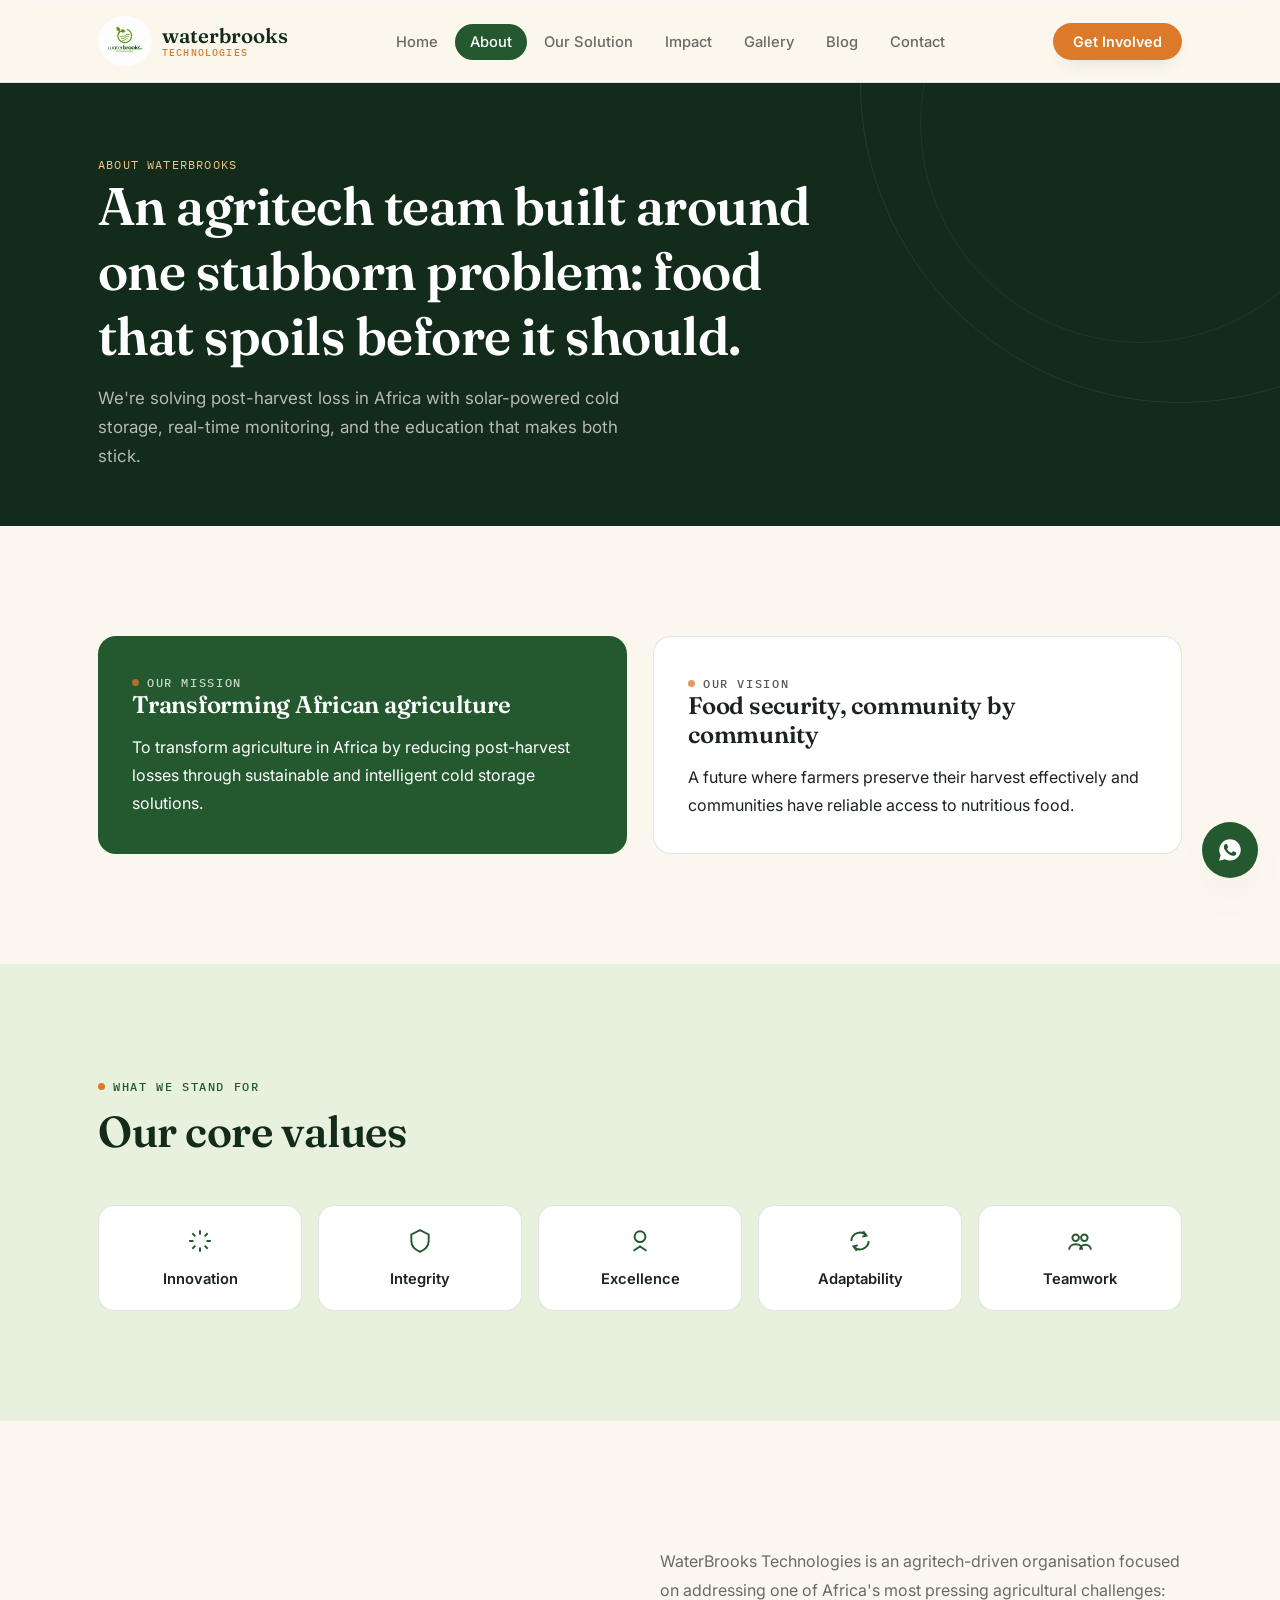
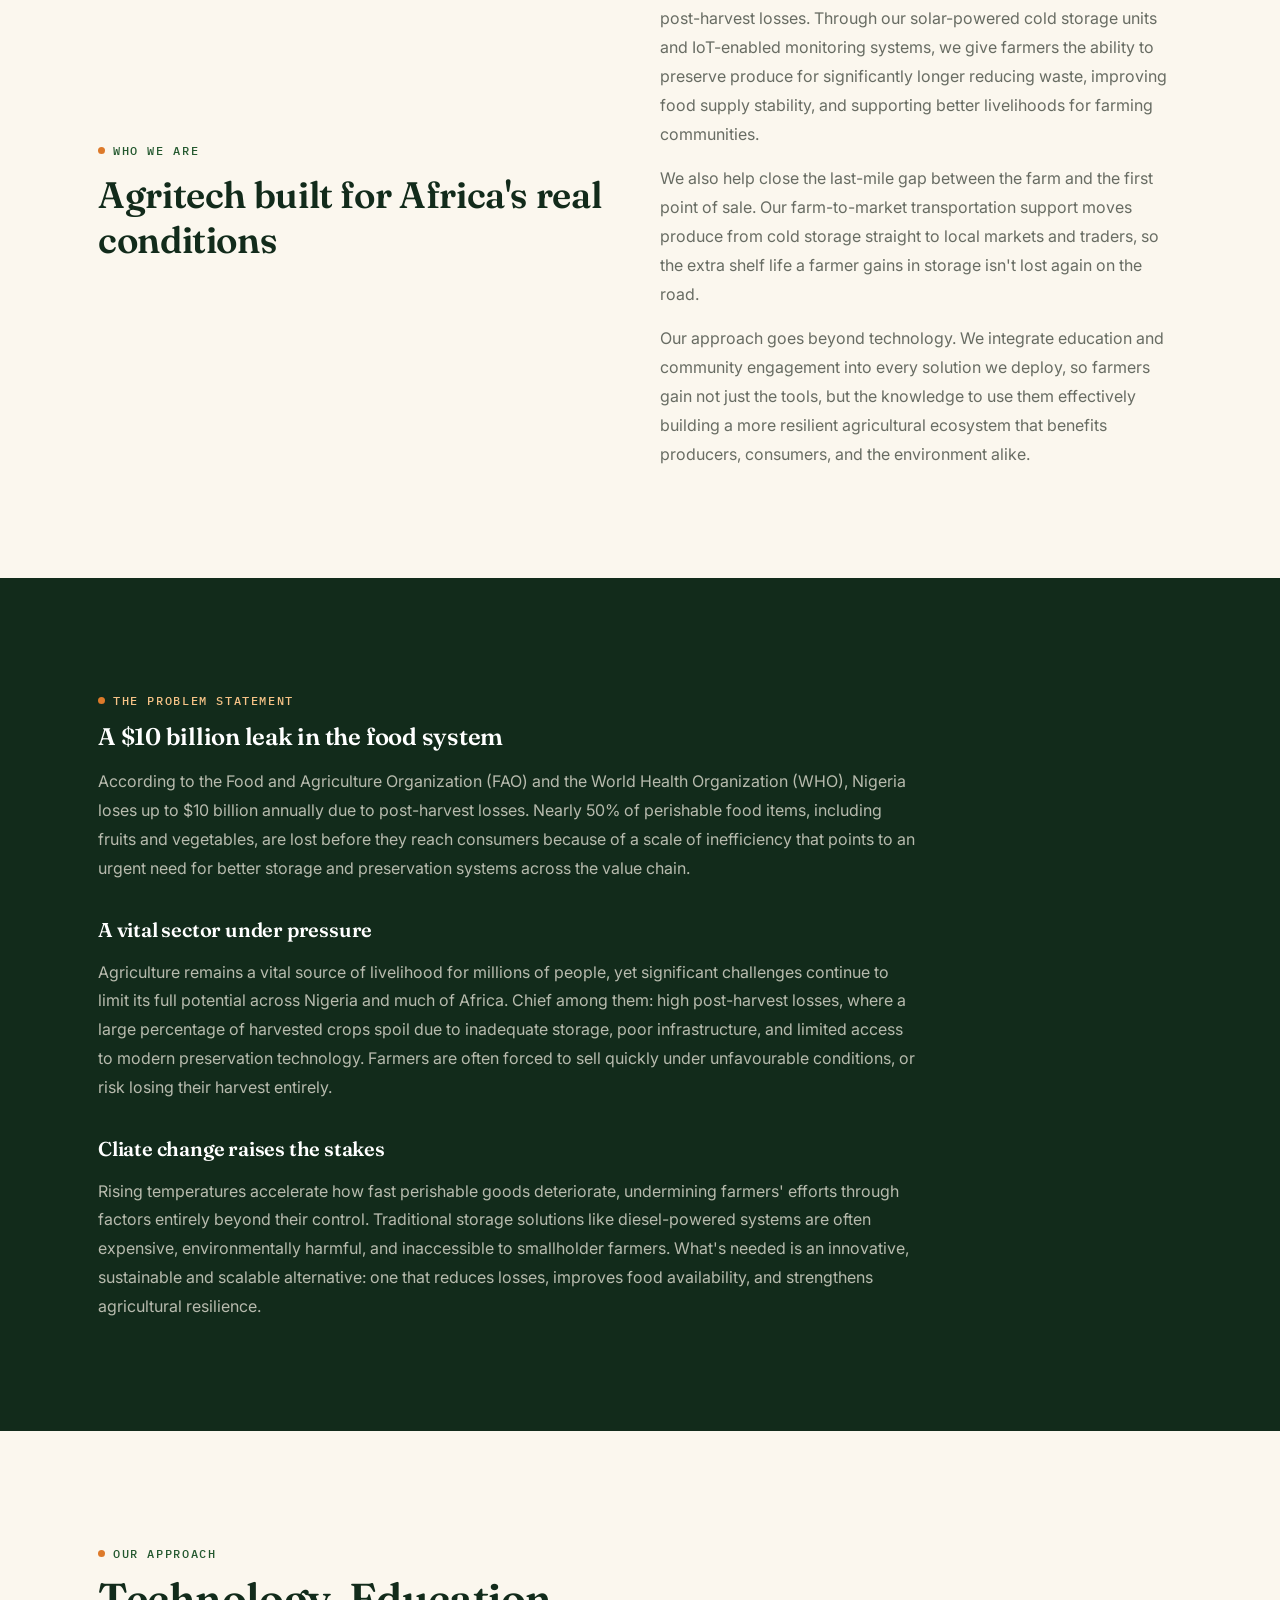
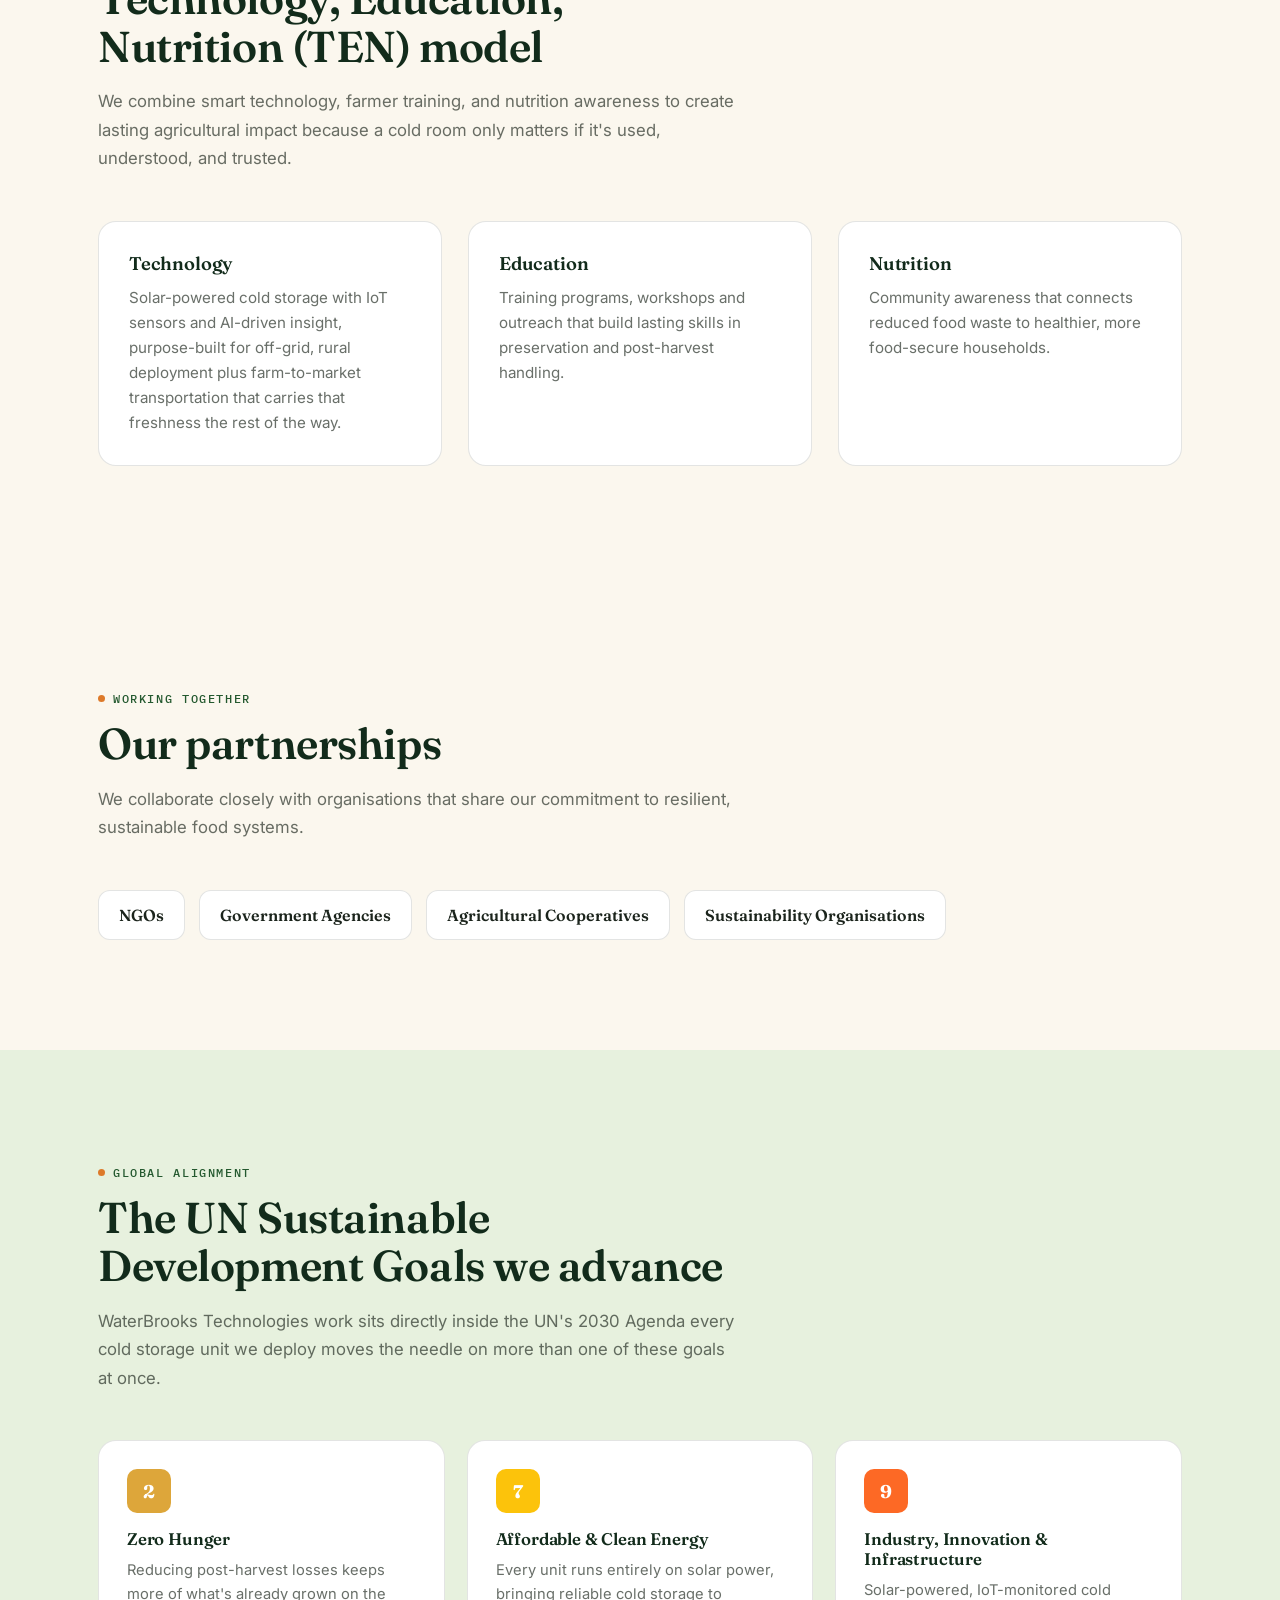
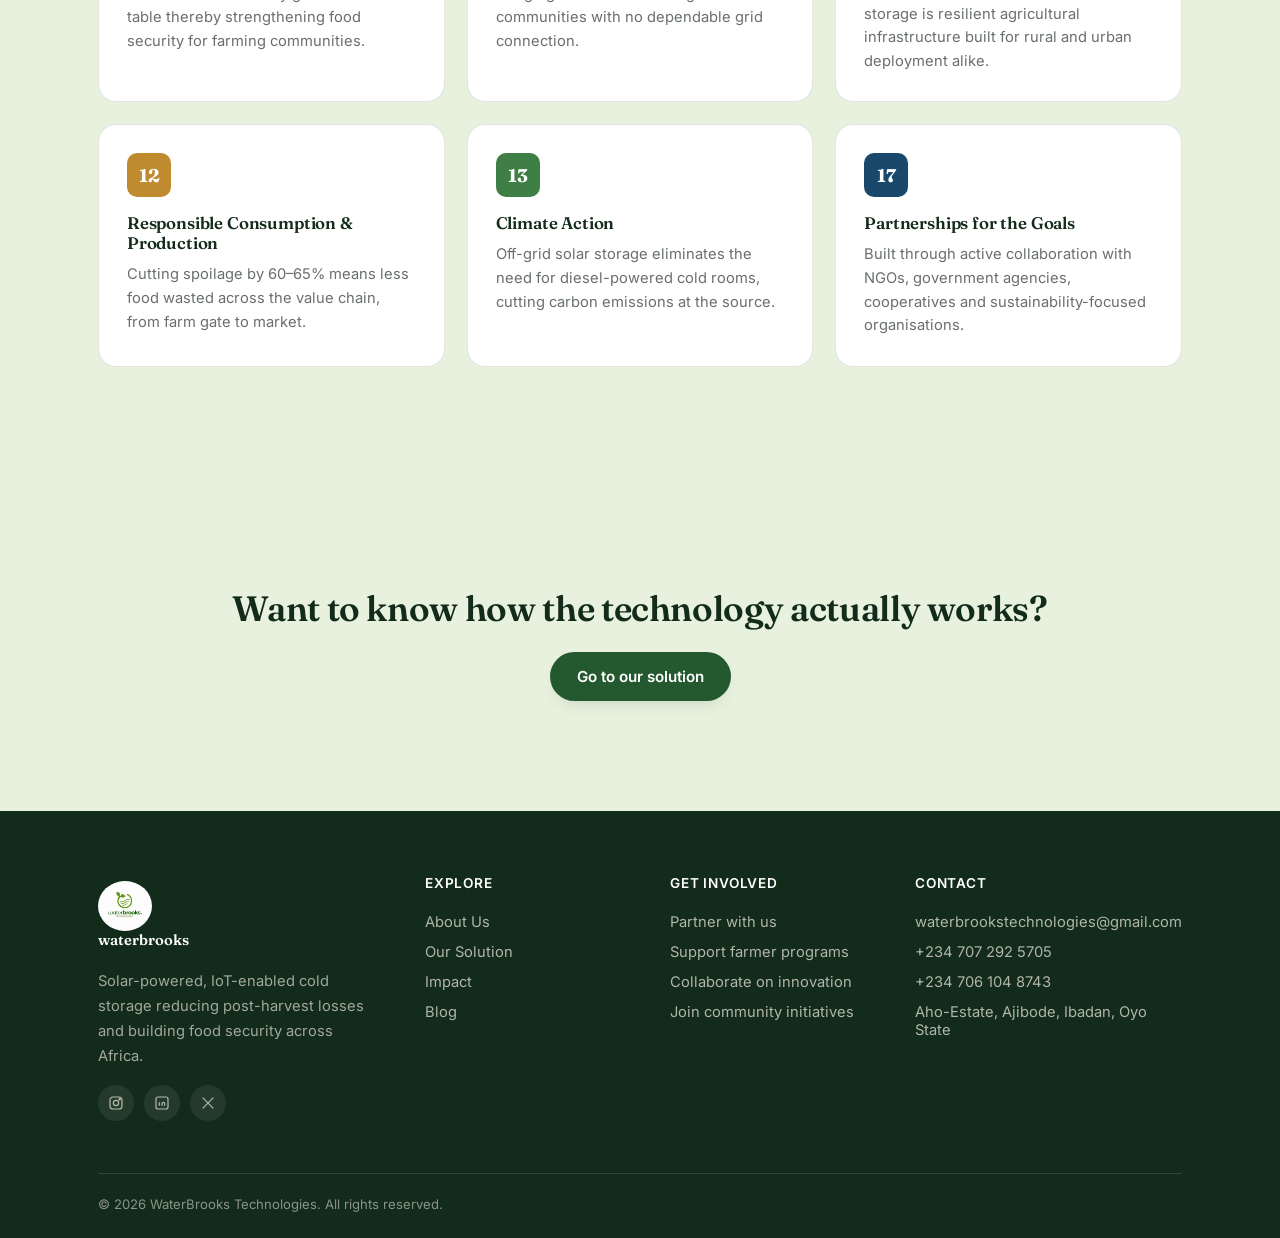
<file: about.html>
<!doctype html>
<html lang="en">
<head>
<meta charset="UTF-8">
<meta name="viewport" content="width=device-width, initial-scale=1.0">
<title>About Us — WaterBrooks Technologies</title>
<meta name="description" content="WaterBrooks Technologies is an agritech organisation reducing post-harvest losses across Africa through solar-powered cold storage, education and nutrition programs.">
<link rel="stylesheet" href="assets/css/style.css">
<link rel="icon" type="image/png" href="assets/img/favicon.png">
<style>
  .values-grid{ display:grid; grid-template-columns:repeat(5,1fr); gap:16px; }
  .value-chip{ background:var(--paper); border:1px solid var(--line); border-radius:16px; padding:22px 16px; text-align:center; }
  .value-chip svg{ width:26px; height:26px; color:var(--forest); margin:0 auto 12px; }
  .value-chip .l{ font-weight:600; font-size:.92rem; }

  .mv-grid{ display:grid; grid-template-columns:1fr 1fr; gap:26px; }
  .mv-card{ border-radius:var(--radius); padding:34px; }
  .mv-card.mission{ background:var(--forest); color:#fff; }
  .mv-card.vision{ background:var(--paper); border:1px solid var(--line); }
  .mv-card h3{ color:inherit; font-size:1.5rem; }
  .mv-card .eyebrow{ color:inherit; opacity:.75; }
  .mv-card p{ margin-top:14px; line-height:1.75; }

  .problem-body{ max-width:820px; }
  .problem-body p{ margin-top:16px; line-height:1.8; color:var(--ink-soft); }
  .problem-body h3{ margin-top:34px; font-size:1.25rem; }

  .team-grid{ display:grid; grid-template-columns:repeat(4,1fr); gap:22px; }
  .team-card{ text-align:center; }
  .team-avatar{ width:100%; aspect-ratio:1; border-radius:20px; background:var(--leaf-light); display:grid; place-items:center; overflow:hidden; }
  .team-avatar svg{ width:44px; height:44px; color:var(--forest); }
  .team-card .n{ margin-top:14px; font-weight:600; font-family:var(--serif); font-size:1.05rem; }
  .team-card .r{ font-family:var(--mono); font-size:.72rem; color:var(--sun); text-transform:uppercase; letter-spacing:.05em; margin-top:2px; }

  .partner-row{ display:flex; flex-wrap:wrap; gap:14px; }
  .partner-chip{ display:flex; align-items:center; gap:10px; background:var(--paper); border:1px solid var(--line); border-radius:12px; padding:14px 20px; font-weight:600; font-family:var(--serif); }

  @media(max-width:940px){ .values-grid{ grid-template-columns:repeat(3,1fr); } .team-grid{ grid-template-columns:1fr 1fr; } .mv-grid{ grid-template-columns:1fr; } }
  @media(max-width:640px){ .values-grid{ grid-template-columns:1fr 1fr; } .team-grid{ grid-template-columns:1fr 1fr; } }
</style>
</head>
<body>

<header class="site-header">
  <nav class="nav">
    <a href="index.html" class="brand">
      <img src="assets/img/20260607_183112.jpg" alt="WaterBrooks Technologies" style="height:50px; width:54px; border-radius:90%; object-fit:cover;">
      <span>waterbrooks<small>Technologies</small></span>
    </a>
    <ul class="nav-links" id="navLinks">
      <li><a href="index.html">Home</a></li>
      <li><a href="about.html" class="active">About</a></li>
      <li><a href="solution.html">Our Solution</a></li>
      <li><a href="impact.html">Impact</a></li>
      <li><a href="gallery.html" class="">Gallery</a></li>
      <li><a href="blog.html">Blog</a></li>
      <li><a href="contact.html">Contact</a></li>
    </ul>
    <div style="display:flex; align-items:center; gap:10px;">
      <a href="contact.html#involved" class="nav-cta">Get Involved</a>
      <button class="nav-toggle" id="navToggle" aria-label="Menu" aria-expanded="false">
        <svg width="20" height="20" viewBox="0 0 24 24" fill="none" stroke="currentColor" stroke-width="2"><path d="M4 7h16M4 12h16M4 17h16"/></svg>
      </button>
    </div>
  </nav>
</header>

<section class="page-hero">
  <div class="wrap">
    <span class="crumb">About WaterBrooks</span>
    <h1>An agritech team built around one stubborn problem: food that spoils before it should.</h1>
    <p>We're solving post-harvest loss in Africa with solar-powered cold storage, real-time monitoring, and the education that makes both stick.</p>
  </div>
</section>

<section>
  <div class="wrap">
    <div class="mv-grid reveal">
      <div class="mv-card mission">
        <span class="eyebrow">Our Mission</span>
        <h3>Transforming African agriculture</h3>
        <p>To transform agriculture in Africa by reducing post-harvest losses through sustainable and intelligent cold storage solutions.</p>
      </div>
      <div class="mv-card vision">
        <span class="eyebrow">Our Vision</span>
        <h3>Food security, community by community</h3>
        <p>A future where farmers preserve their harvest effectively and communities have reliable access to nutritious food.</p>
      </div>
    </div>
  </div>
</section>

<section class="tint">
  <div class="wrap">
    <div class="section-head reveal">
      <span class="eyebrow">What we stand for</span>
      <h2>Our core values</h2>
    </div>
    <div class="values-grid reveal">
      <div class="value-chip"><svg viewBox="0 0 24 24" fill="none" stroke="currentColor" stroke-width="1.8"><path d="M12 2v4M12 18v4M4.9 4.9l2.8 2.8M16.3 16.3l2.8 2.8M2 12h4M18 12h4M4.9 19.1l2.8-2.8M16.3 7.7l2.8-2.8"/></svg><div class="l">Innovation</div></div>
      <div class="value-chip"><svg viewBox="0 0 24 24" fill="none" stroke="currentColor" stroke-width="1.8"><path d="M12 2l8 4v6c0 5-3.5 8-8 10-4.5-2-8-5-8-10V6l8-4Z"/></svg><div class="l">Integrity</div></div>
      <div class="value-chip"><svg viewBox="0 0 24 24" fill="none" stroke="currentColor" stroke-width="1.8"><circle cx="12" cy="8" r="5"/><path d="M6 21l6-4 6 4"/></svg><div class="l">Excellence</div></div>
      <div class="value-chip"><svg viewBox="0 0 24 24" fill="none" stroke="currentColor" stroke-width="1.8"><path d="M4 12a8 8 0 0 1 14-5M20 12a8 8 0 0 1-14 5M15 3l3 4-4 1M9 21l-3-4 4-1"/></svg><div class="l">Adaptability</div></div>
      <div class="value-chip"><svg viewBox="0 0 24 24" fill="none" stroke="currentColor" stroke-width="1.8"><circle cx="8" cy="9" r="3"/><circle cx="16" cy="9" r="3"/><path d="M2 20c0-3 2.5-5 6-5s6 2 6 5M12 20c0-2.5 2-4.5 5-4.5s5 2 5 4.5"/></svg><div class="l">Teamwork</div></div>
    </div>
  </div>
</section>

<section>
  <div class="wrap">
    <div class="grid-2 reveal">
      <div>
        <span class="eyebrow">Who we are</span>
        <h2 style="margin-top:14px; font-size:clamp(1.7rem,3.6vw,2.3rem);">Agritech built for Africa's real conditions</h2>
      </div>
      <div class="problem-body">
        <p>WaterBrooks Technologies is an agritech-driven organisation focused on addressing one of Africa's most pressing agricultural challenges: post-harvest losses. Through our solar-powered cold storage units and IoT-enabled monitoring systems, we give farmers the ability to preserve produce for significantly longer reducing waste, improving food supply stability, and supporting better livelihoods for farming communities.</p>
        <p>We also help close the last-mile gap between the farm and the first point of sale. Our farm-to-market transportation support moves produce from cold storage straight to local markets and traders, so the extra shelf life a farmer gains in storage isn't lost again on the road.</p>
        <p>Our approach goes beyond technology. We integrate education and community engagement into every solution we deploy, so farmers gain not just the tools, but the knowledge to use them effectively building a more resilient agricultural ecosystem that benefits producers, consumers, and the environment alike.</p>
      </div>
    </div>
  </div>
</section>

<section class="dark" id="problem">
  <div class="wrap">
    <span class="eyebrow" style="color:var(--sun-light);">The problem statement</span>
    <div class="problem-body reveal" style="margin-top:14px;">
      <h2 style="max-width:680px;">A $10 billion leak in the food system</h2>
      <p style="color: #EFEBDFBF;">According to the Food and Agriculture Organization (FAO) and the World Health Organization (WHO), Nigeria loses up to $10 billion annually due to post-harvest losses. Nearly 50% of perishable food items, including fruits and vegetables, are lost before they reach consumers because of a scale of inefficiency that points to an urgent need for better storage and preservation systems across the value chain.</p>
      <h3 style="color:white;">A vital sector under pressure</h3>
      <p style="color: #EFEBDFBF;">Agriculture remains a vital source of livelihood for millions of people, yet significant challenges continue to limit its full potential across Nigeria and much of Africa. Chief among them: high post-harvest losses, where a large percentage of harvested crops spoil due to inadequate storage, poor infrastructure, and limited access to modern preservation technology. Farmers are often forced to sell quickly under unfavourable conditions, or risk losing their harvest entirely.</p>
      <h3 style="color: #fff;">Cliate change raises the stakes</h3>
      <p style="color: #EFEBDFBF;">Rising temperatures accelerate how fast perishable goods deteriorate, undermining farmers' efforts through factors entirely beyond their control. Traditional storage solutions like diesel-powered systems are often expensive, environmentally harmful, and inaccessible to smallholder farmers. What's needed is an innovative, sustainable and scalable alternative: one that reduces losses, improves food availability, and strengthens agricultural resilience.</p>
    </div>
  </div>
</section>

<section>
  <div class="wrap">
    <div class="section-head reveal">
      <span class="eyebrow">Our approach</span>
      <h2>Technology, Education, Nutrition (TEN) model</h2>
      <p>We combine smart technology, farmer training, and nutrition awareness to create lasting agricultural impact because a cold room only matters if it's used, understood, and trusted.</p>
    </div>
    <div class="grid-3 reveal">
      <div class="card">
        <h3 style="font-size:1.15rem;">Technology</h3>
        <p style="margin-top:10px; color:var(--ink-soft); font-size:.95rem; line-height:1.65;">Solar-powered cold storage with IoT sensors and AI-driven insight, purpose-built for off-grid, rural deployment plus farm-to-market transportation that carries that freshness the rest of the way.</p>
      </div>
      <div class="card">
        <h3 style="font-size:1.15rem;">Education</h3>
        <p style="margin-top:10px; color:var(--ink-soft); font-size:.95rem; line-height:1.65;">Training programs, workshops and outreach that build lasting skills in preservation and post-harvest handling.</p>
      </div>
      <div class="card">
        <h3 style="font-size:1.15rem;">Nutrition</h3>
        <p style="margin-top:10px; color:var(--ink-soft); font-size:.95rem; line-height:1.65;">Community awareness that connects reduced food waste to healthier, more food-secure households.</p>
      </div>
    </div>
  </div>
</section>
<section>
  <div class="wrap">
    <div class="section-head reveal">
      <span class="eyebrow">Working together</span>
      <h2>Our partnerships</h2>
      <p>We collaborate closely with organisations that share our commitment to resilient, sustainable food systems.</p>
    </div>
    <div class="partner-row reveal">
      <div class="partner-chip">NGOs</div>
      <div class="partner-chip">Government Agencies</div>
      <div class="partner-chip">Agricultural Cooperatives</div>
      <div class="partner-chip">Sustainability Organisations</div>
    </div>
  </div>
</section>


<section class="tint" id="sdgs">
  <div class="wrap">
    <div class="section-head reveal">
      <span class="eyebrow">Global alignment</span>
      <h2>The UN Sustainable Development Goals we advance</h2>
      <p>WaterBrooks Technologies work sits directly inside the UN's 2030 Agenda every cold storage unit we deploy moves the needle on more than one of these goals at once.</p>
    </div>

    <div class="sdg-grid reveal">
      <div class="sdg-card">
        <div class="sdg-badge" style="background:#DDA63A;">2</div>
        <h3>Zero Hunger</h3>
        <p>Reducing post-harvest losses keeps more of what's already grown on the table thereby strengthening food security for farming communities.</p>
      </div>

      <div class="sdg-card">
        <div class="sdg-badge" style="background:#FCC30B;">7</div>
        <h3>Affordable & Clean Energy</h3>
        <p>Every unit runs entirely on solar power, bringing reliable cold storage to communities with no dependable grid connection.</p>
      </div>

      <div class="sdg-card">
        <div class="sdg-badge" style="background:#FD6925;">9</div>
        <h3>Industry, Innovation & Infrastructure</h3>
        <p>Solar-powered, IoT-monitored cold storage is resilient agricultural infrastructure built for rural and urban deployment alike.</p>
      </div>

      <div class="sdg-card">
        <div class="sdg-badge" style="background:#BF8B2E;">12</div>
        <h3>Responsible Consumption & Production</h3>
        <p>Cutting spoilage by 60–65% means less food wasted across the value chain, from farm gate to market.</p>
      </div>

      <div class="sdg-card">
        <div class="sdg-badge" style="background:#3F7E44;">13</div>
        <h3>Climate Action</h3>
        <p>Off-grid solar storage eliminates the need for diesel-powered cold rooms, cutting carbon emissions at the source.</p>
      </div>

      <div class="sdg-card">
        <div class="sdg-badge" style="background:#19486A;">17</div>
        <h3>Partnerships for the Goals</h3>
        <p>Built through active collaboration with NGOs, government agencies, cooperatives and sustainability-focused organisations.</p>
      </div>
    </div>
  </div>
</section>

<style>
  .sdg-grid{ display:grid; grid-template-columns:repeat(3,1fr); gap:22px; }
  .sdg-card{ background:var(--paper); border:1px solid var(--line); border-radius:var(--radius); padding:28px; transition:transform .25s, box-shadow .25s; }
  .sdg-card:hover{ transform:translateY(-5px); box-shadow:var(--shadow); }
  .sdg-badge{
    width:44px; height:44px; border-radius:10px; color:#fff; font-family:var(--serif);
    font-weight:700; font-size:1.15rem; display:grid; place-items:center;
  }
  .sdg-card h3{ margin-top:16px; font-size:1.05rem; }
  .sdg-card p{ margin-top:10px; color:var(--ink-soft); font-size:.92rem; line-height:1.6; }

  @media (max-width:940px){ .sdg-grid{ grid-template-columns:1fr 1fr; } }
  @media (max-width:640px){ .sdg-grid{ grid-template-columns:1fr; } }
</style>

<section class="tint">
  <div class="wrap" style="text-align:center;" class="reveal">
    <h2 style="font-size:clamp(1.6rem,3.4vw,2.2rem);">Want to know how the technology actually works?</h2>
    <a href="solution.html" class="btn btn-primary" style="margin-top:22px;">Go to our solution</a>
  </div>
</section>

<footer class="site-footer">
  <div class="wrap">
    <div class="footer-grid">
      <div class="footer-brand">
        <a href="index.html" class="brand" style="color:#fff;">
          <img src="assets/img/20260607_183112.jpg" alt="WaterBrooks Technologies" style="height:50px; width:54px; border-radius:90%; object-fit:cover;">
          <span>waterbrooks</span>
        </a>
        <p>Solar-powered, IoT-enabled cold storage reducing post-harvest losses and building food security across Africa.</p>
        <div class="social-row">
          <a href="https://www.instagram.com/waterbrooks.technologies?igsh=Zmlxc3o5Nm1zYXJ1&igsi=Zmlxc3o5Nm1zYXJ1" target="_blank" aria-label="Instagram"><svg viewBox="0 0 24 24" fill="none" stroke="currentColor" stroke-width="1.8"><rect x="3" y="3" width="18" height="18" rx="5"/><circle cx="12" cy="12" r="4"/><circle cx="17.5" cy="6.5" r="1"/></svg></a>
          <a href="https://www.linkedin.com/company/waterbrookstechnologies/" target="_blank"  aria-label="LinkedIn"><svg viewBox="0 0 24 24" fill="none" stroke="currentColor" stroke-width="1.8"><rect x="3" y="3" width="18" height="18" rx="3"/><line x1="8" y1="11" x2="8" y2="16"/><line x1="8" y1="8" x2="8" y2="8"/><path d="M12 16v-3a2 2 0 0 1 4 0v3"/></svg></a>
          <a href="https://x.com/Waterbrook51234" aria-label="X / Twitter" target="_blank"><svg viewBox="0 0 24 24" fill="none" stroke="currentColor" stroke-width="1.8"><path d="M4 4l16 16M20 4L4 20"/></svg></a>
        </div>
      </div>
      <div>
        <h4>Explore</h4>
        <a href="about.html">About Us</a>
        <a href="solution.html">Our Solution</a>
        <a href="impact.html">Impact</a>
        <a href="blog.html">Blog</a>
      </div>
      <div>
        <h4>Get Involved</h4>
        <a href="contact.html#involved">Partner with us</a>
        <a href="contact.html#involved">Support farmer programs</a>
        <a href="contact.html#involved">Collaborate on innovation</a>
        <a href="contact.html#involved">Join community initiatives</a>
      </div>
      <div>
        <h4>Contact</h4>
        <a href="mailto:waterbrookstechnologies@gmail.com">waterbrookstechnologies@gmail.com</a>
        <a href="tel:+2347072925705">+234 707 292 5705</a>
        <a href="tel:+2347061048743">+234 706 104 8743</a>
        <a href="#">Aho-Estate, Ajibode, Ibadan, Oyo State</a>
      </div>
    </div>
    <div class="footer-bottom">
      <span>© <span id="year"></span> WaterBrooks Technologies. All rights reserved.</span>
    </div>
  </div>
</footer>

<a class="wa-float" href="https://wa.link/kfqzyn" target="_blank" rel="noopener" aria-label="Chat on WhatsApp">
  <svg viewBox="0 0 24 24" fill="currentColor"><path d="M12.04 2C6.58 2 2.13 6.45 2.13 11.91c0 1.75.46 3.39 1.26 4.81L2 22l5.42-1.35a9.87 9.87 0 0 0 4.62 1.13h.01c5.46 0 9.9-4.45 9.9-9.9C21.96 6.45 17.5 2 12.04 2Zm5.8 14c-.24.67-1.4 1.28-1.94 1.36-.5.08-1.13.11-1.82-.11-.42-.14-.96-.31-1.65-.6-2.9-1.25-4.8-4.16-4.94-4.35-.14-.19-1.18-1.57-1.18-3 0-1.42.75-2.12 1.02-2.41.26-.29.57-.36.76-.36h.55c.18 0 .42-.07.65.5.24.58.8 2 .87 2.14.07.14.12.31.02.5-.09.19-.14.31-.28.48-.14.17-.29.37-.42.5-.14.14-.28.29-.12.57.16.28.71 1.17 1.52 1.9 1.05.94 1.93 1.23 2.21 1.37.28.14.44.12.6-.07.17-.19.7-.81.89-1.09.19-.28.38-.23.64-.14.26.1 1.66.78 1.94.92.28.14.47.21.54.33.07.12.07.68-.17 1.35Z"/></svg>
</a>

<script src="assets/js/main.js"></script>
</body>
</html>
</file>
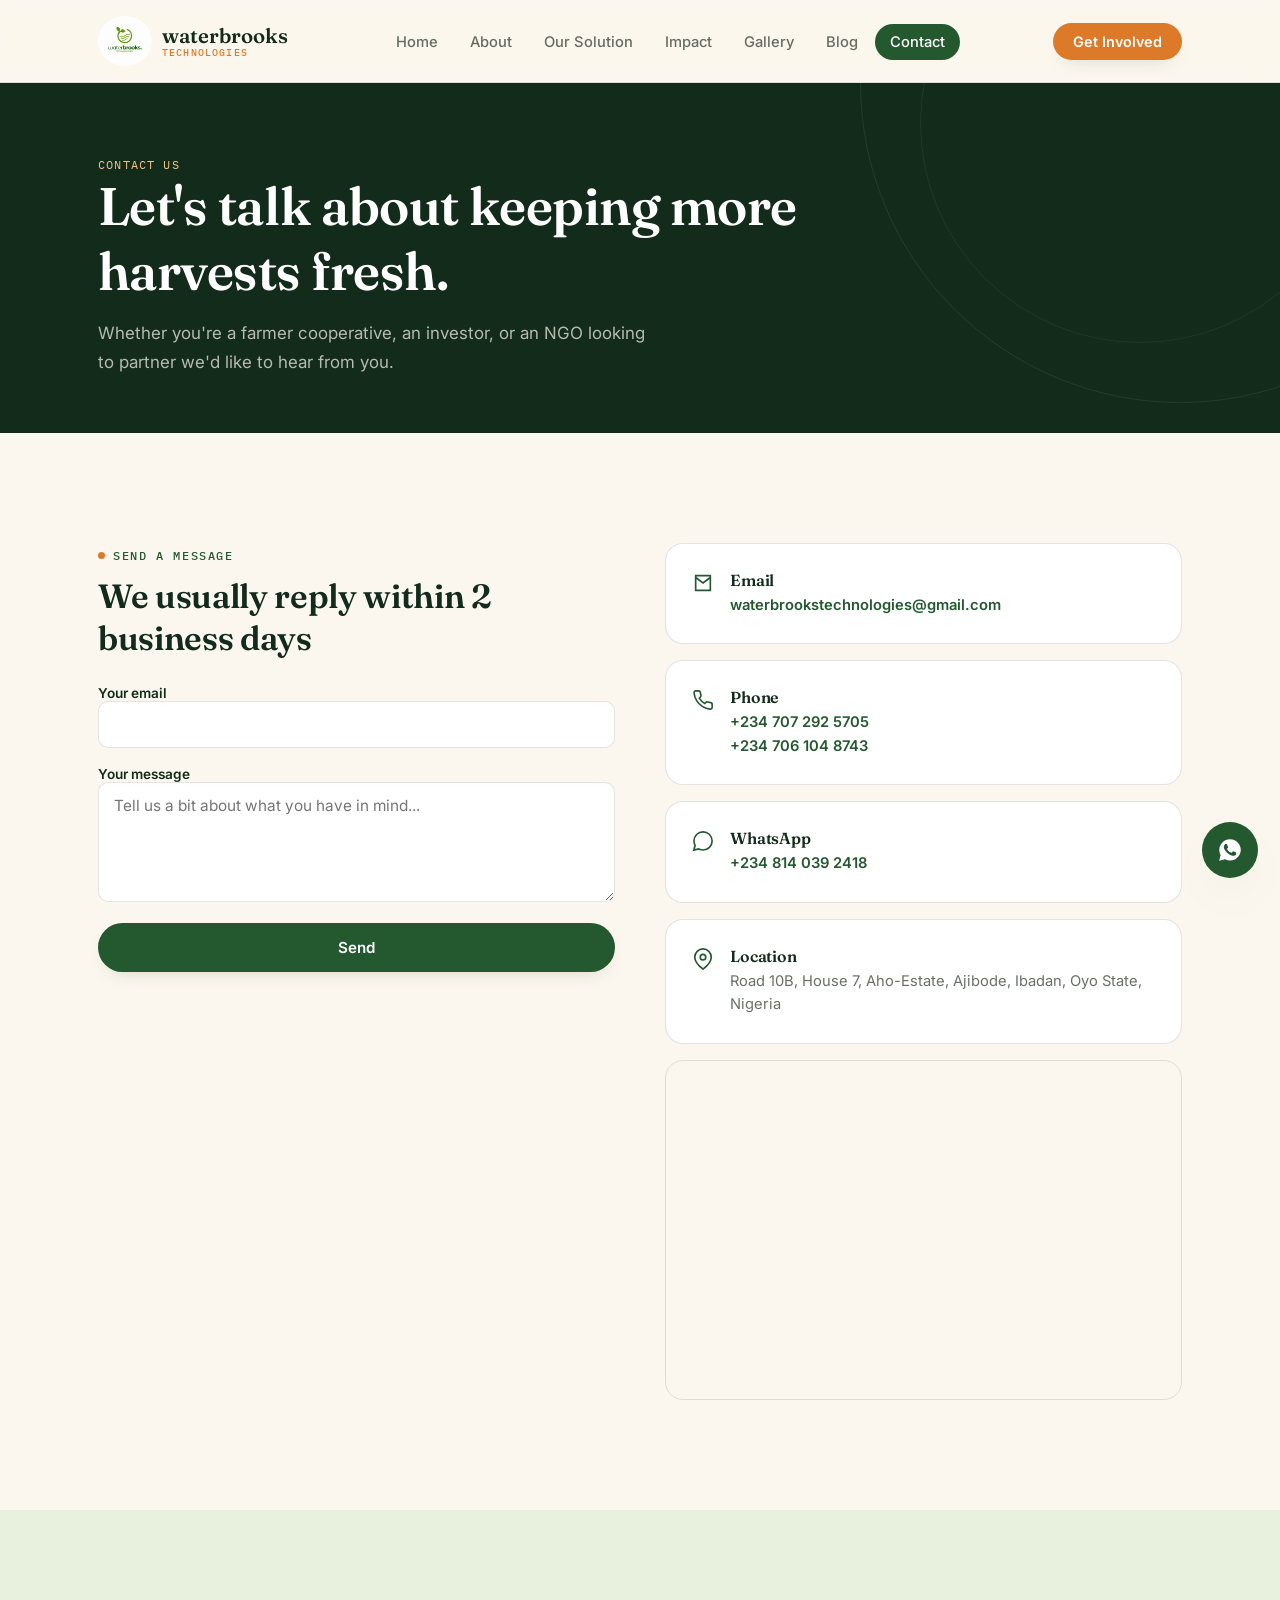
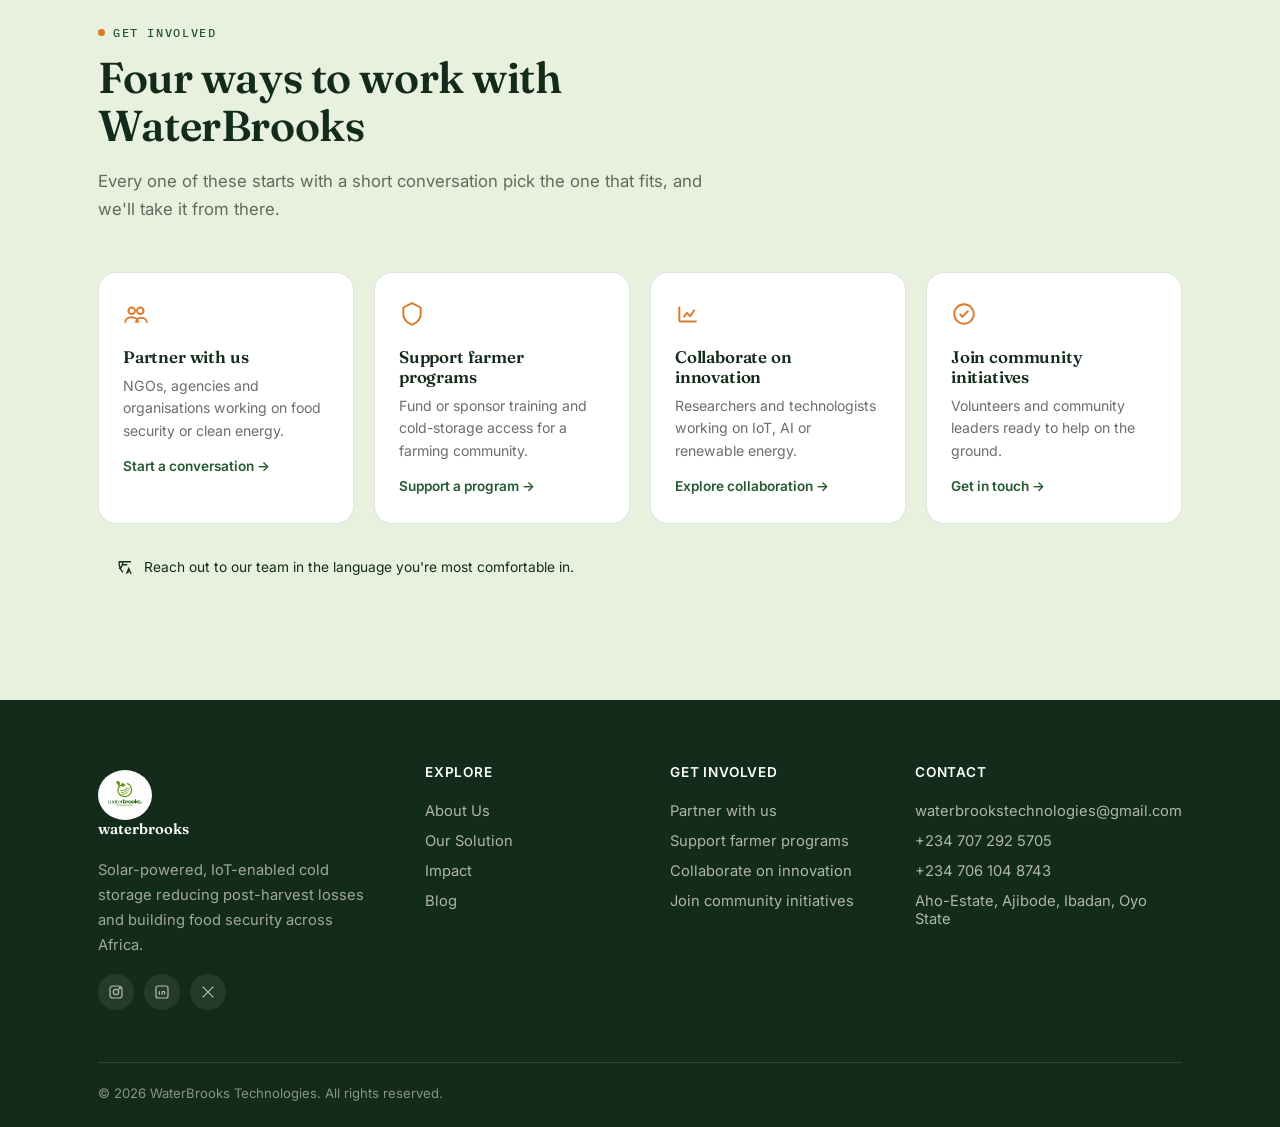
<file: contact.html>
<!doctype html>
<html lang="en">
<head>
<meta charset="UTF-8">
<meta name="viewport" content="width=device-width, initial-scale=1.0">
<title>Contact & Get Involved — WaterBrooks Technologies</title>
<meta name="description" content="Get in touch with WaterBrooks Technologies — partner with us, support a farmer training program, or ask about our solar cold storage solution.">
<link rel="stylesheet" href="assets/css/style.css">
<link rel="icon" type="image/png" href="assets/img/favicon.png">
<style>
  .contact-grid{ display:grid; grid-template-columns:1fr 1fr; gap:50px; }
  .info-card{ background:var(--paper); border:1px solid var(--line); border-radius:var(--radius); padding:26px; display:flex; gap:16px; align-items:flex-start; }
  .info-card svg{ width:22px; height:22px; color:var(--forest); flex-shrink:0; margin-top:2px; }
  .info-card h4{ font-size:1rem; margin-bottom:4px; }
  .info-card p{ color:var(--ink-soft); font-size:.92rem; line-height:1.6; }
  .info-card a{ color:var(--forest); font-weight:600; }

  .involve-grid{ display:grid; grid-template-columns:repeat(4,1fr); gap:20px; }
  .involve-card{ background:var(--paper); border:1px solid var(--line); border-radius:var(--radius); padding:28px 24px; text-align:left; transition:transform .25s, box-shadow .25s; }
  .involve-card:hover{ transform:translateY(-5px); box-shadow:var(--shadow); }
  .involve-card svg{ width:26px; height:26px; color:var(--sun); }
  .involve-card h3{ margin-top:16px; font-size:1.05rem; }
  .involve-card p{ margin-top:8px; font-size:.88rem; color:var(--ink-soft); line-height:1.6; }
  .involve-card .go{ margin-top:16px; display:inline-flex; align-items:center; gap:6px; font-size:.85rem; font-weight:600; color:var(--forest); }

  .map-embed{ border-radius:var(--radius); overflow:hidden; border:1px solid var(--line); height:340px; }
  .map-embed iframe{ width:100%; height:100%; border:0; }

  .lang-note{ display:flex; align-items:center; gap:10px; background:var(--leaf-light); border-radius:12px; padding:14px 18px; font-size:.86rem; color:var(--forest-deep); margin-top:20px; }

  @media(max-width:940px){ .contact-grid{ grid-template-columns:1fr; } .involve-grid{ grid-template-columns:1fr 1fr; } }
  @media(max-width:640px){ .involve-grid{ grid-template-columns:1fr; } }
</style>
</head>
<body>

<header class="site-header">
  <nav class="nav">
    <a href="index.html" class="brand">
      <img src="assets/img/20260607_183112.jpg" alt="WaterBrooks Technologies" style="height:50px; width:54px; border-radius:90%; object-fit:cover;">
      <span>waterbrooks<small>Technologies</small></span>
    </a>
    <ul class="nav-links" id="navLinks">
      <li><a href="index.html">Home</a></li>
      <li><a href="about.html">About</a></li>
      <li><a href="solution.html">Our Solution</a></li>
      <li><a href="impact.html">Impact</a></li>
      <li><a href="gallery.html" class="">Gallery</a></li>
      <li><a href="blog.html">Blog</a></li>
      <li><a href="contact.html" class="active">Contact</a></li>
    </ul>
    <div style="display:flex; align-items:center; gap:10px;">
      <a href="contact.html#involved" class="nav-cta">Get Involved</a>
      <button class="nav-toggle" id="navToggle" aria-label="Menu" aria-expanded="false">
        <svg width="20" height="20" viewBox="0 0 24 24" fill="none" stroke="currentColor" stroke-width="2"><path d="M4 7h16M4 12h16M4 17h16"/></svg>
      </button>
    </div>
  </nav>
</header>

<section class="page-hero">
  <div class="wrap">
    <span class="crumb">Contact Us</span>
    <h1>Let's talk about keeping more harvests fresh.</h1>
    <p>Whether you're a farmer cooperative, an investor, or an NGO looking to partner we'd like to hear from you.</p>
  </div>
</section>

<section>
  <div class="wrap">
    <div class="contact-grid">
      <div class="reveal">
        <span class="eyebrow">Send a message</span>
        <h2 style="margin-top:12px; font-size:clamp(1.6rem,3.4vw,2.1rem);">We usually reply within 2 business days</h2>
        
        <form style="margin-top:26px;" action="https://formspree.io/f/xoeanpen" method="POST">
        <div class="field">
              <label>
                Your email
                <input type="email" name="email" id="cName" required>
              </label>
        </div>   
        <div class="field">
              <label>
                Your message
                <textarea name="message" id="cMessage" required placeholder="Tell us a bit about what you have in mind..." ></textarea>
              </label>
        </div>
       
          <button type="submit" class="btn btn-primary" style="width:100%; justify-content:center;">Send</button>
        </form>

      </div>

      <div class="reveal" style="display:grid; gap:16px; align-content:start;">
        <div class="info-card">
          <svg viewBox="0 0 24 24" fill="none" stroke="currentColor" stroke-width="1.8"><path d="M4 4h16v16H4z"/><path d="M4 6l8 6 8-6"/></svg>
          <div><h4>Email</h4><p><a href="mailto:waterbrookstechnologies@gmail.com">waterbrookstechnologies@gmail.com</a></p></div>
        </div>
        <div class="info-card">
          <svg viewBox="0 0 24 24" fill="none" stroke="currentColor" stroke-width="1.8"><path d="M22 16.9v3a2 2 0 0 1-2.2 2 19.8 19.8 0 0 1-8.6-3 19.5 19.5 0 0 1-6-6 19.8 19.8 0 0 1-3-8.7A2 2 0 0 1 4.1 2h3a2 2 0 0 1 2 1.7c.1 1 .3 2 .6 2.9a2 2 0 0 1-.5 2.1L8 9.9a16 16 0 0 0 6 6l1.2-1.2a2 2 0 0 1 2.1-.5c.9.3 1.9.5 2.9.6a2 2 0 0 1 1.8 2.1Z"/></svg>
          <div><h4>Phone</h4><p><a href="tel:+2347072925705">+234 707 292 5705</a><br><a href="tel:+2347061048743">+234 706 104 8743</a></p></div>
        </div>
        <div class="info-card">
          <svg viewBox="0 0 24 24" fill="none" stroke="currentColor" stroke-width="1.8"><path d="M12.04 2C6.58 2 2.13 6.45 2.13 11.91c0 1.75.46 3.39 1.26 4.81L2 22l5.42-1.35a9.87 9.87 0 0 0 4.62 1.13h.01c5.46 0 9.9-4.45 9.9-9.9C21.96 6.45 17.5 2 12.04 2Z"/></svg>
          <div><h4>WhatsApp</h4><p><a href="https://wa.me/2348140392418" target="_blank" rel="noopener">+234 814 039 2418</a></p></div>
        </div>
        <div class="info-card">
          <svg viewBox="0 0 24 24" fill="none" stroke="currentColor" stroke-width="1.8"><path d="M21 10c0 6-9 13-9 13s-9-7-9-13a9 9 0 0 1 18 0Z"/><circle cx="12" cy="10" r="3"/></svg>
          <div><h4>Location</h4><p>Road 10B, House 7, Aho-Estate, Ajibode, Ibadan, Oyo State, Nigeria</p></div>
        </div>
        <div class="map-embed">
          <iframe src="https://www.google.com/maps?q=Ajibode,Ibadan,Oyo%20State,Nigeria&output=embed" loading="lazy" title="WaterBrooks Technologies location map"></iframe>
        </div>
      </div>
    </div>
  </div>
</section>

<section class="tint" id="involved">
  <div class="wrap">
    <div class="section-head reveal">
      <span class="eyebrow">Get involved</span>
      <h2>Four ways to work with WaterBrooks</h2>
      <p>Every one of these starts with a short conversation pick the one that fits, and we'll take it from there.</p>
    </div>
    <div class="involve-grid reveal">
      <a class="involve-card" href="mailto:waterbrookstechnologies@gmail.com?subject=Partnership%20enquiry%20-%20WaterBrooks">
        <svg viewBox="0 0 24 24" fill="none" stroke="currentColor" stroke-width="1.8"><circle cx="8" cy="9" r="3"/><circle cx="16" cy="9" r="3"/><path d="M2 20c0-3 2.5-5 6-5s6 2 6 5M12 20c0-2.5 2-4.5 5-4.5s5 2 5 4.5"/></svg>
        <h3>Partner with us</h3>
        <p>NGOs, agencies and organisations working on food security or clean energy.</p>
        <span class="go">Start a conversation →</span>
      </a>
      <a class="involve-card" href="mailto:waterbrookstechnologies@gmail.com?subject=Supporting%20a%20farmer%20program">
        <svg viewBox="0 0 24 24" fill="none" stroke="currentColor" stroke-width="1.8"><path d="M12 2l8 4v6c0 5-3.5 8-8 10-4.5-2-8-5-8-10V6l8-4Z"/></svg>
        <h3>Support farmer programs</h3>
        <p>Fund or sponsor training and cold-storage access for a farming community.</p>
        <span class="go">Support a program →</span>
      </a>
      <a class="involve-card" href="mailto:waterbrookstechnologies@gmail.com?subject=Collaborating%20on%20innovation">
        <svg viewBox="0 0 24 24" fill="none" stroke="currentColor" stroke-width="1.8"><path d="M4 19V5M4 19h16M8 15l3-4 3 3 4-6"/></svg>
        <h3>Collaborate on innovation</h3>
        <p>Researchers and technologists working on IoT, AI or renewable energy.</p>
        <span class="go">Explore collaboration →</span>
      </a>
      <a class="involve-card" href="mailto:waterbrookstechnologies@gmail.com?subject=Joining%20community%20initiatives">
        <svg viewBox="0 0 24 24" fill="none" stroke="currentColor" stroke-width="1.8"><circle cx="12" cy="12" r="9"/><path d="M8 12l2.5 2.5L16 9"/></svg>
        <h3>Join community initiatives</h3>
        <p>Volunteers and community leaders ready to help on the ground.</p>
        <span class="go">Get in touch →</span>
      </a>
    </div>
    <div class="lang-note reveal">
      <svg width="18" height="18" viewBox="0 0 24 24" fill="none" stroke="currentColor" stroke-width="1.8"><path d="M4 5h16M4 5c0 8 5 14 5 14M9 5c0 5-2 8-5 9M9 9h6M20 21l-3-7-3 7M14.5 18.5h3"/></svg>
      <span>Reach out to our team in the language you're most comfortable in.</span>
    </div>
  </div>
</section>

<footer class="site-footer">
  <div class="wrap">
    <div class="footer-grid">
      <div class="footer-brand">
        <a href="index.html" class="brand" style="color:#fff;">
          <img src="assets/img/20260607_183112.jpg" alt="WaterBrooks Technologies" style="height:50px; width:54px; border-radius:90%; object-fit:cover;">
          <span>waterbrooks</span>
        </a>
        <p>Solar-powered, IoT-enabled cold storage reducing post-harvest losses and building food security across Africa.</p>
        <div class="social-row">
          <a href="https://www.instagram.com/waterbrooks.technologies?igsh=Zmlxc3o5Nm1zYXJ1&igsi=Zmlxc3o5Nm1zYXJ1" target="_blank" aria-label="Instagram"><svg viewBox="0 0 24 24" fill="none" stroke="currentColor" stroke-width="1.8"><rect x="3" y="3" width="18" height="18" rx="5"/><circle cx="12" cy="12" r="4"/><circle cx="17.5" cy="6.5" r="1"/></svg></a>
          <a href="https://www.linkedin.com/company/waterbrookstechnologies/" target="_blank"  aria-label="LinkedIn"><svg viewBox="0 0 24 24" fill="none" stroke="currentColor" stroke-width="1.8"><rect x="3" y="3" width="18" height="18" rx="3"/><line x1="8" y1="11" x2="8" y2="16"/><line x1="8" y1="8" x2="8" y2="8"/><path d="M12 16v-3a2 2 0 0 1 4 0v3"/></svg></a>
          <a href="https://x.com/Waterbrook51234" aria-label="X / Twitter" target="_blank"><svg viewBox="0 0 24 24" fill="none" stroke="currentColor" stroke-width="1.8"><path d="M4 4l16 16M20 4L4 20"/></svg></a>
        </div>
      </div>
      <div>
        <h4>Explore</h4>
        <a href="about.html">About Us</a>
        <a href="solution.html">Our Solution</a>
        <a href="impact.html">Impact</a>
        <a href="blog.html">Blog</a>
      </div>
      <div>
        <h4>Get Involved</h4>
        <a href="contact.html#involved">Partner with us</a>
        <a href="contact.html#involved">Support farmer programs</a>
        <a href="contact.html#involved">Collaborate on innovation</a>
        <a href="contact.html#involved">Join community initiatives</a>
      </div>
      <div>
        <h4>Contact</h4>
        <a href="mailto:waterbrookstechnologies@gmail.com">waterbrookstechnologies@gmail.com</a>
        <a href="tel:+2347072925705">+234 707 292 5705</a>
        <a href="tel:+2347061048743">+234 706 104 8743</a>
        <a href="#">Aho-Estate, Ajibode, Ibadan, Oyo State</a>
      </div>
    </div>
    <div class="footer-bottom">
      <span>© <span id="year"></span> WaterBrooks Technologies. All rights reserved.</span>
    </div>
  </div>
</footer>

<a class="wa-float" href="https://wa.link/kfqzyn" target="_blank" rel="noopener" aria-label="Chat on WhatsApp">
  <svg viewBox="0 0 24 24" fill="currentColor"><path d="M12.04 2C6.58 2 2.13 6.45 2.13 11.91c0 1.75.46 3.39 1.26 4.81L2 22l5.42-1.35a9.87 9.87 0 0 0 4.62 1.13h.01c5.46 0 9.9-4.45 9.9-9.9C21.96 6.45 17.5 2 12.04 2Zm5.8 14c-.24.67-1.4 1.28-1.94 1.36-.5.08-1.13.11-1.82-.11-.42-.14-.96-.31-1.65-.6-2.9-1.25-4.8-4.16-4.94-4.35-.14-.19-1.18-1.57-1.18-3 0-1.42.75-2.12 1.02-2.41.26-.29.57-.36.76-.36h.55c.18 0 .42-.07.65.5.24.58.8 2 .87 2.14.07.14.12.31.02.5-.09.19-.14.31-.28.48-.14.17-.29.37-.42.5-.14.14-.28.29-.12.57.16.28.71 1.17 1.52 1.9 1.05.94 1.93 1.23 2.21 1.37.28.14.44.12.6-.07.17-.19.7-.81.89-1.09.19-.28.38-.23.64-.14.26.1 1.66.78 1.94.92.28.14.47.21.54.33.07.12.07.68-.17 1.35Z"/></svg>
</a>

<script src="assets/js/main.js"></script>
<script>
  document.getElementById('contactForm').addEventListener('submit', function(e){
    e.preventDefault();
    var name = document.getElementById('cName').value.trim();
    var email = document.getElementById('cEmail').value.trim();
    var reason = document.getElementById('cReason').value;
    var msg = document.getElementById('cMessage').value.trim();
    var status = document.getElementById('formStatus');

    if(!name || !email || !msg){
      status.textContent = "Please fill in your name, email and message.";
      status.className = "form-status show err";
      return;
    }
    var subject = encodeURIComponent(reason + " — message from " + name);
    var body = encodeURIComponent(msg + "\n\n— " + name + " (" + email + ")");
    window.location.href = "mailto:waterbrookstechnologies@gmail.com?subject=" + subject + "&body=" + body;

    status.textContent = "Opening your email app now — if nothing happens, email us directly at waterbrookstechnologies@gmail.com.";
    status.className = "form-status show ok";
  });
</script>
</body>
</html>
</file>
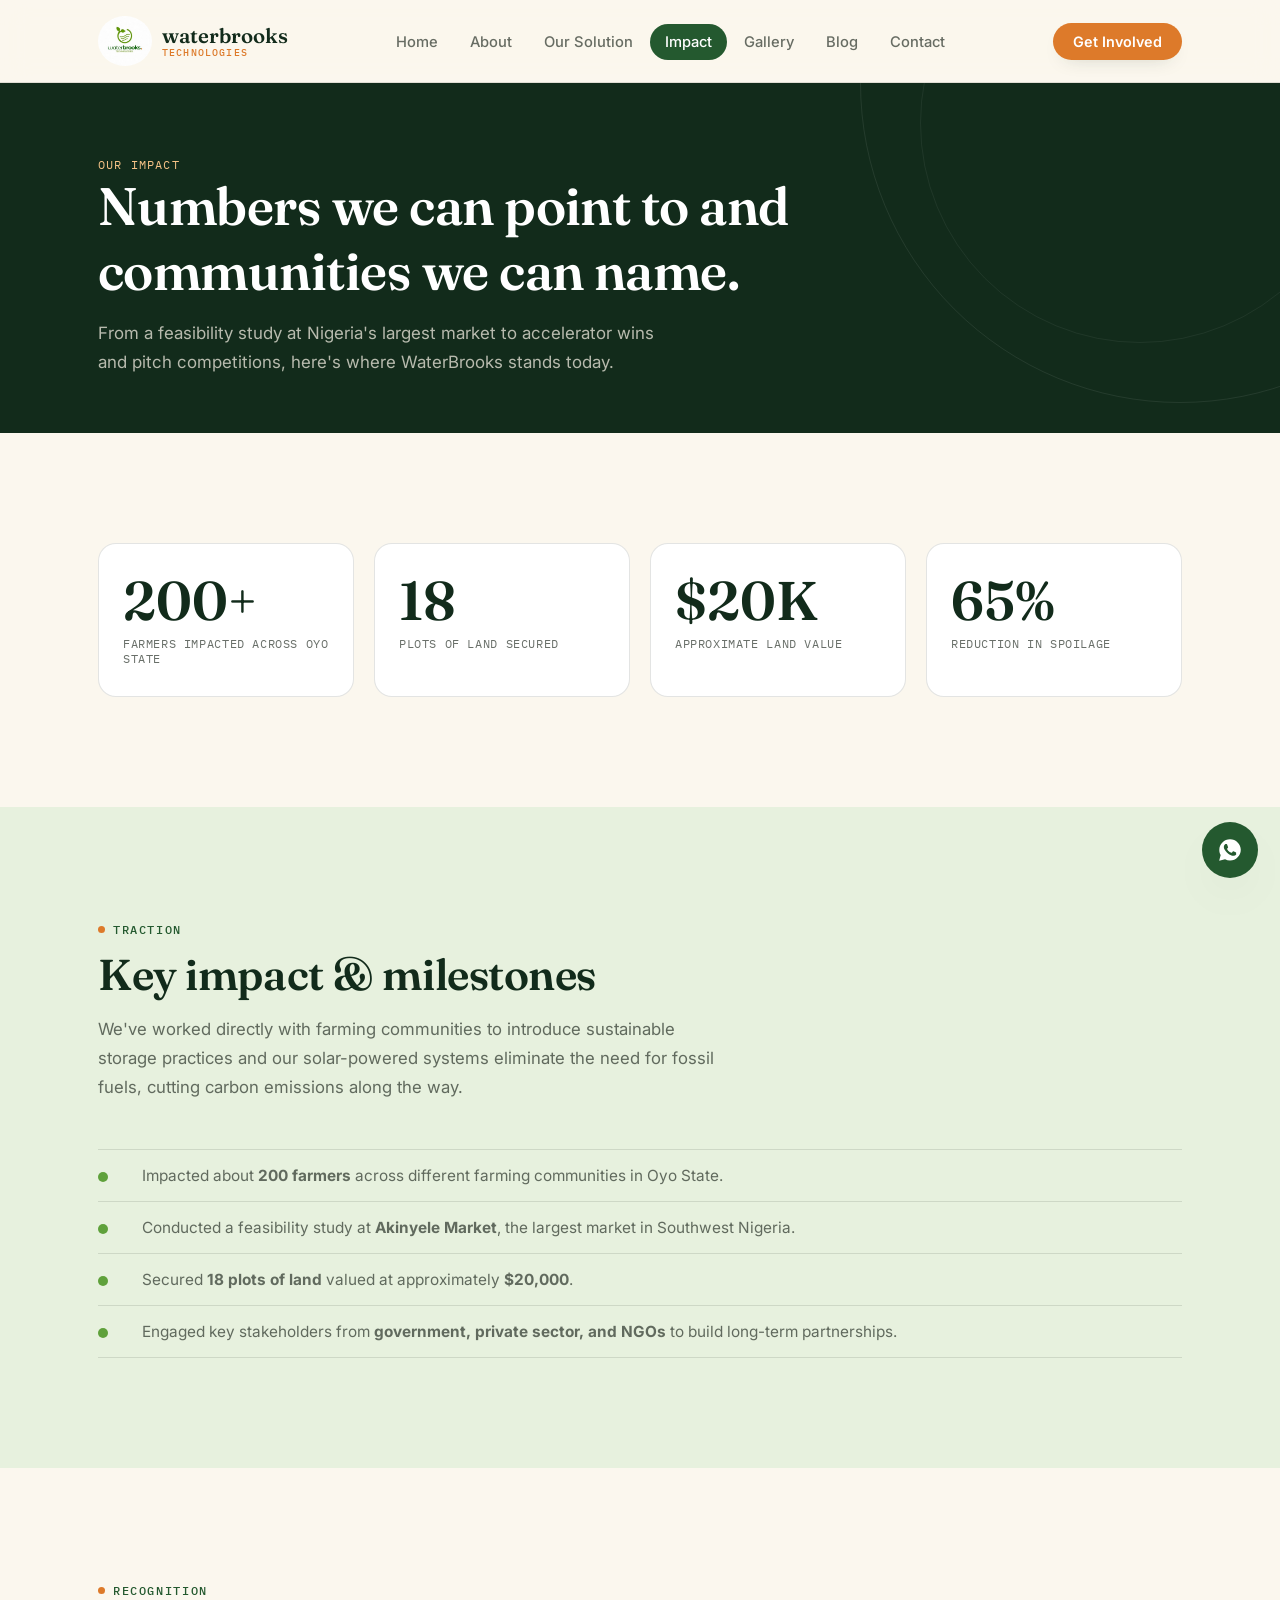
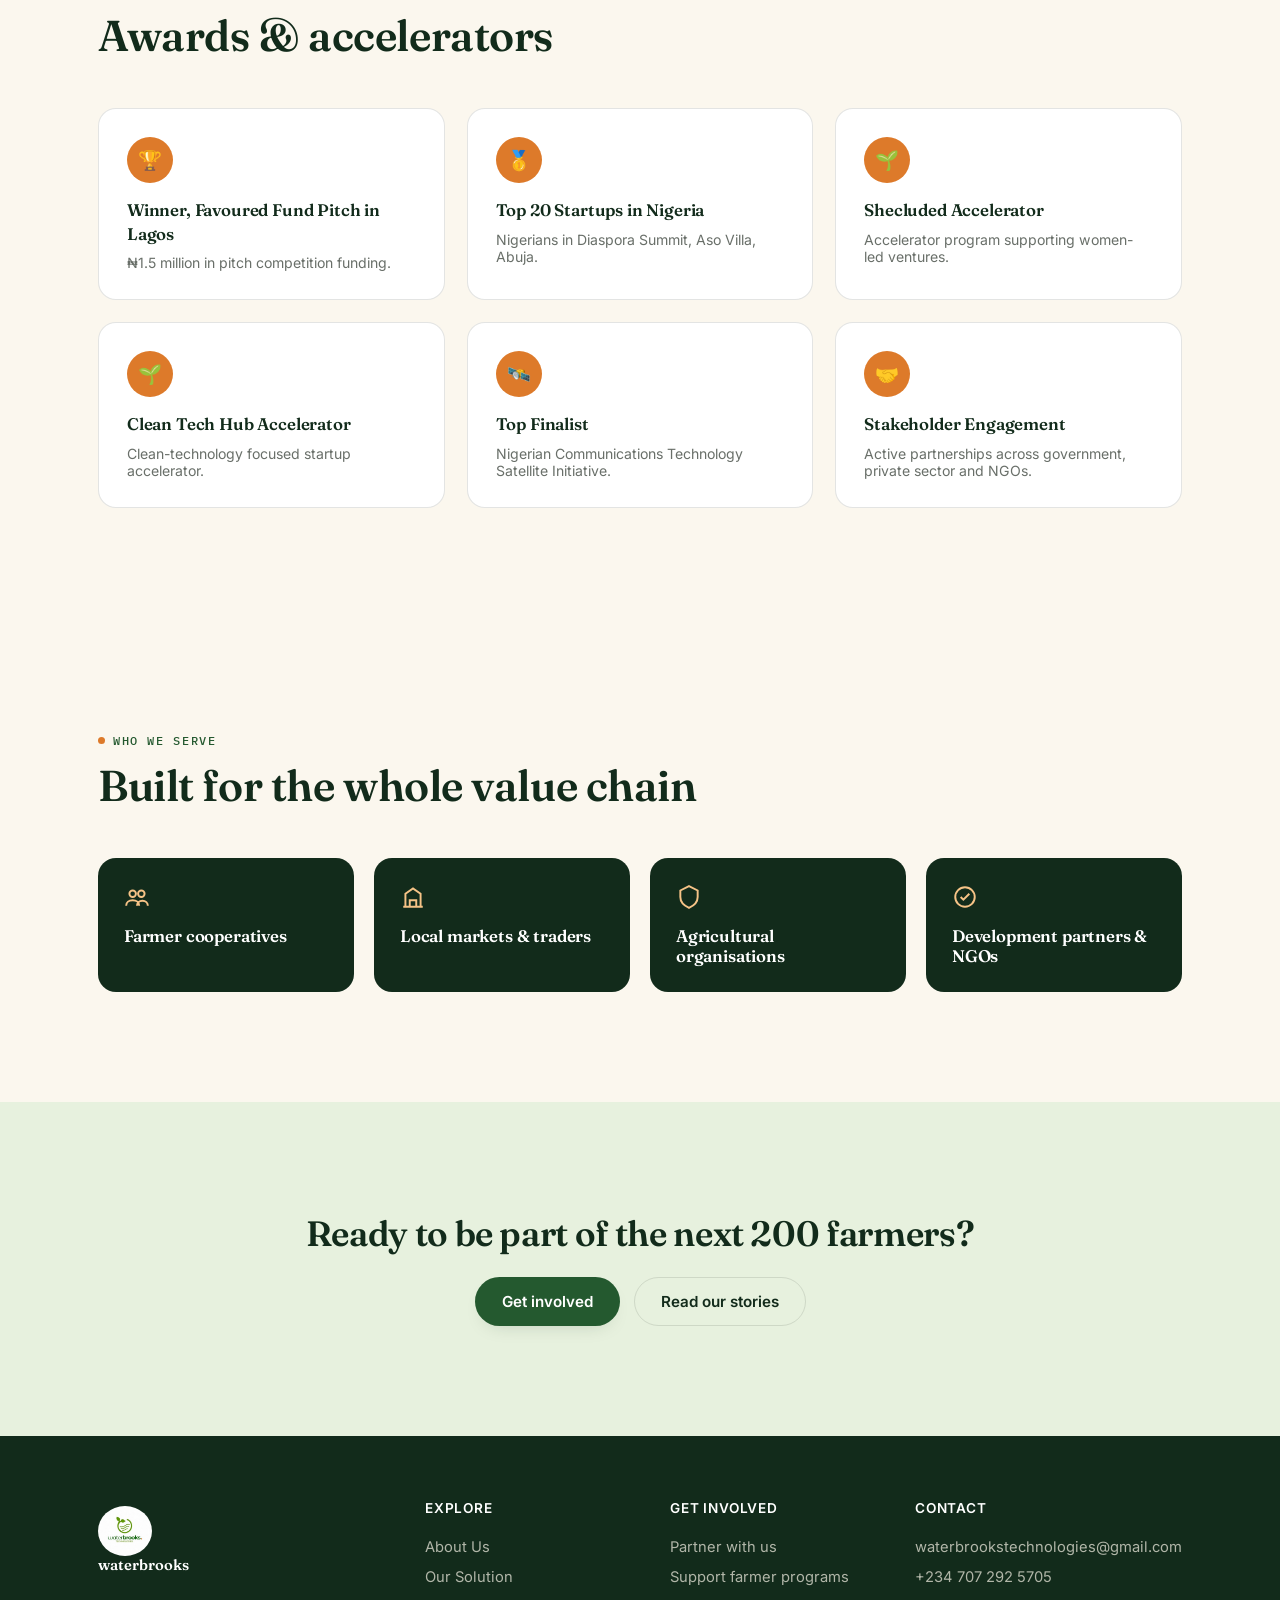
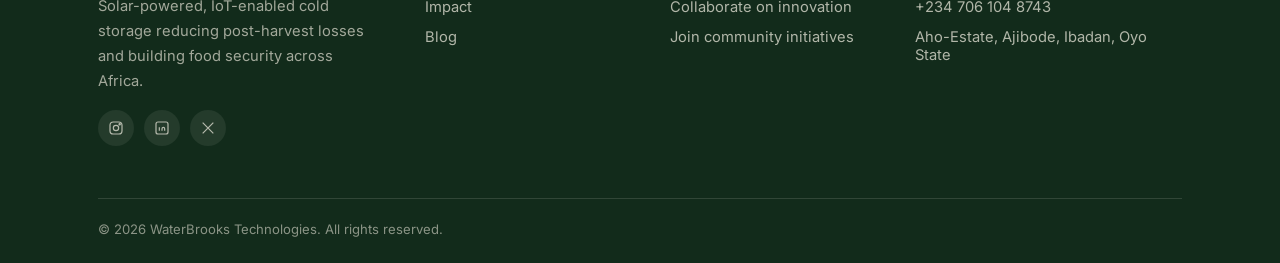
<file: impact.html>
<!doctype html>
<html lang="en">
<head>
<meta charset="UTF-8">
<meta name="viewport" content="width=device-width, initial-scale=1.0">
<title>Our Impact — WaterBrooks Technologies</title>
<meta name="description" content="200+ farmers reached, 18 plots of land secured, and award recognition from Favoured Fund Pitch, the Nigerians in Diaspora Summit, Shecluded and Clean Tech Hub.">
<link rel="stylesheet" href="assets/css/style.css">
<link rel="icon" type="image/png" href="assets/img/favicon.png">
<style>
  .stat-hero-grid{ display:grid; grid-template-columns:repeat(4,1fr); gap:20px; }
  .stat-hero-cell{ background:var(--paper); border:1px solid var(--line); border-radius:var(--radius); padding:30px 24px; }

  .award-grid{ display:grid; grid-template-columns:repeat(3,1fr); gap:22px; }
  .award-card{ background:var(--paper); border:1px solid var(--line); border-radius:var(--radius); padding:28px; }
  .award-card .badge{ width:46px; height:46px; border-radius:50%; background:var(--sun); display:grid; place-items:center; color:#fff; font-size:1.2rem; }
  .award-card h3{ margin-top:16px; font-size:1.05rem; line-height:1.4; }
  .award-card p{ margin-top:8px; color:var(--ink-soft); font-size:.88rem; }

  .why-grid{ display:grid; grid-template-columns:repeat(4,1fr); gap:20px; }
  .why-card{ text-align:center; padding:26px 18px; }
  .why-card svg{ width:30px; height:30px; color:var(--forest); margin:0 auto 14px; }
  .why-card h3{ font-size:1rem; }

  .serve-grid{ display:grid; grid-template-columns:repeat(4,1fr); gap:20px; }
  .serve-card{ background:var(--forest-deep); color:#fff; border-radius:var(--radius); padding:26px; }
  .serve-card h3{ color:#fff; font-size:1.05rem; margin-top:12px; }
  .serve-card svg{ width:26px; height:26px; color:var(--sun-light); }

  .milestone-list{ display:grid; gap:0; }
  .milestone{ display:grid; grid-template-columns:28px 1fr; gap:16px; padding:16px 0; border-top:1px solid var(--line); }
  .milestone:last-child{ border-bottom:1px solid var(--line); }
  .milestone .dot{ width:10px; height:10px; border-radius:50%; background:var(--leaf); margin-top:6px; }
  .milestone p{ color:var(--ink-soft); font-size:.96rem; }

  @media(max-width:940px){ .stat-hero-grid, .award-grid, .why-grid, .serve-grid{ grid-template-columns:1fr 1fr; } }
  @media(max-width:640px){ .stat-hero-grid, .award-grid, .why-grid, .serve-grid{ grid-template-columns:1fr; } }
</style>
</head>
<body>

<header class="site-header">
  <nav class="nav">
    <a href="index.html" class="brand">
      <img src="assets/img/20260607_183112.jpg" alt="WaterBrooks Technologies" style="height:50px; width:54px; border-radius:90%; object-fit:cover;">
      <span>waterbrooks<small>Technologies</small></span>
    </a>
    <ul class="nav-links" id="navLinks">
      <li><a href="index.html">Home</a></li>
      <li><a href="about.html">About</a></li>
      <li><a href="solution.html">Our Solution</a></li>
      <li><a href="impact.html" class="active">Impact</a></li>
      <li><a href="gallery.html" class="">Gallery</a></li>
      <li><a href="blog.html">Blog</a></li>
      <li><a href="contact.html">Contact</a></li>
    </ul>
    <div style="display:flex; align-items:center; gap:10px;">
      <a href="contact.html#involved" class="nav-cta">Get Involved</a>
      <button class="nav-toggle" id="navToggle" aria-label="Menu" aria-expanded="false">
        <svg width="20" height="20" viewBox="0 0 24 24" fill="none" stroke="currentColor" stroke-width="2"><path d="M4 7h16M4 12h16M4 17h16"/></svg>
      </button>
    </div>
  </nav>
</header>

<section class="page-hero">
  <div class="wrap">
    <span class="crumb">Our Impact</span>
    <h1>Numbers we can point to and communities we can name.</h1>
    <p>From a feasibility study at Nigeria's largest market to accelerator wins and pitch competitions, here's where WaterBrooks stands today.</p>
  </div>
</section>

<section>
  <div class="wrap">
    <div class="stat-hero-grid reveal">
      <div class="stat-hero-cell"><div class="stat-num js-counter" data-target="200" data-suffix="+">0</div><div class="stat-label">Farmers impacted across Oyo State</div></div>
      <div class="stat-hero-cell"><div class="stat-num js-counter" data-target="18" data-suffix="">0</div><div class="stat-label">Plots of land secured</div></div>
      <div class="stat-hero-cell"><div class="stat-num js-counter" data-target="20" data-prefix="$" data-suffix="K">0</div><div class="stat-label">Approximate land value</div></div>
      <div class="stat-hero-cell"><div class="stat-num js-counter" data-target="65" data-suffix="%">0</div><div class="stat-label">Reduction in spoilage</div></div>
    </div>
  </div>
</section>

<section class="tint">
  <div class="wrap">
    <div class="section-head reveal">
      <span class="eyebrow">Traction</span>
      <h2>Key impact & milestones</h2>
      <p>We've worked directly with farming communities to introduce sustainable storage practices and our solar-powered systems eliminate the need for fossil fuels, cutting carbon emissions along the way.</p>
    </div>
    <div class="milestone-list reveal">
      <div class="milestone"><div class="dot"></div><p>Impacted about <strong>200 farmers</strong> across different farming communities in Oyo State.</p></div>
      <div class="milestone"><div class="dot"></div><p>Conducted a feasibility study at <strong>Akinyele Market</strong>, the largest market in Southwest Nigeria.</p></div>
      <div class="milestone"><div class="dot"></div><p>Secured <strong>18 plots of land</strong> valued at approximately <strong>$20,000</strong>.</p></div>
      <div class="milestone"><div class="dot"></div><p>Engaged key stakeholders from <strong>government, private sector, and NGOs</strong> to build long-term partnerships.</p></div>
    </div>
  </div>
</section>

<section>
  <div class="wrap">
    <div class="section-head reveal">
      <span class="eyebrow">Recognition</span>
      <h2>Awards & accelerators</h2>
    </div>
    <div class="award-grid reveal">
      <div class="award-card"><div class="badge">🏆</div><h3>Winner, Favoured Fund Pitch in Lagos</h3><p>₦1.5 million in pitch competition funding.</p></div>
      <div class="award-card"><div class="badge">🥇</div><h3>Top 20 Startups in Nigeria</h3><p>Nigerians in Diaspora Summit, Aso Villa, Abuja.</p></div>
      <div class="award-card"><div class="badge">🌱</div><h3>Shecluded Accelerator</h3><p>Accelerator program supporting women-led ventures.</p></div>
      <div class="award-card"><div class="badge">🌱</div><h3>Clean Tech Hub Accelerator</h3><p>Clean-technology focused startup accelerator.</p></div>
      <div class="award-card"><div class="badge">🛰️</div><h3>Top Finalist</h3><p>Nigerian Communications Technology Satellite Initiative.</p></div>
      <div class="award-card"><div class="badge">🤝</div><h3>Stakeholder Engagement</h3><p>Active partnerships across government, private sector and NGOs.</p></div>
    </div>
  </div>
</section>



<section>
  <div class="wrap">
    <div class="section-head reveal">
      <span class="eyebrow">Who we serve</span>
      <h2>Built for the whole value chain</h2>
    </div>
    <div class="serve-grid reveal">
      <div class="serve-card"><svg viewBox="0 0 24 24" fill="none" stroke="currentColor" stroke-width="1.8"><circle cx="8" cy="9" r="3"/><circle cx="16" cy="9" r="3"/><path d="M2 20c0-3 2.5-5 6-5s6 2 6 5M12 20c0-2.5 2-4.5 5-4.5s5 2 5 4.5"/></svg><h3>Farmer cooperatives</h3></div>
      <div class="serve-card"><svg viewBox="0 0 24 24" fill="none" stroke="currentColor" stroke-width="1.8"><path d="M3 21h18M5 21V9l7-5 7 5v12M9 21v-6h6v6"/></svg><h3>Local markets & traders</h3></div>
      <div class="serve-card"><svg viewBox="0 0 24 24" fill="none" stroke="currentColor" stroke-width="1.8"><path d="M12 2l8 4v6c0 5-3.5 8-8 10-4.5-2-8-5-8-10V6l8-4Z"/></svg><h3>Agricultural organisations</h3></div>
      <div class="serve-card"><svg viewBox="0 0 24 24" fill="none" stroke="currentColor" stroke-width="1.8"><circle cx="12" cy="12" r="9"/><path d="M8 12l2.5 2.5L16 9"/></svg><h3>Development partners & NGOs</h3></div>
    </div>
  </div>
</section>

<section class="tint">
  <div class="wrap" style="text-align:center;">
    <div class="reveal">
      <h2 style="font-size:clamp(1.6rem,3.4vw,2.2rem);">Ready to be part of the next 200 farmers?</h2>
      <div class="hero-actions" style="justify-content:center; margin-top:22px; display:flex; gap:14px; flex-wrap:wrap;">
        <a href="contact.html#involved" class="btn btn-primary">Get involved</a>
        <a href="blog.html" class="btn btn-ghost">Read our stories</a>
      </div>
    </div>
  </div>
</section>

<footer class="site-footer">
  <div class="wrap">
    <div class="footer-grid">
      <div class="footer-brand">
        <a href="index.html" class="brand" style="color:#fff;">
          <img src="assets/img/20260607_183112.jpg" alt="WaterBrooks Technologies" style="height:50px; width:54px; border-radius:90%; object-fit:cover;">
          <span>waterbrooks</span>
        </a>
        <p>Solar-powered, IoT-enabled cold storage reducing post-harvest losses and building food security across Africa.</p>
        <div class="social-row">
          <a href="https://www.instagram.com/waterbrooks.technologies?igsh=Zmlxc3o5Nm1zYXJ1&igsi=Zmlxc3o5Nm1zYXJ1" target="_blank" aria-label="Instagram"><svg viewBox="0 0 24 24" fill="none" stroke="currentColor" stroke-width="1.8"><rect x="3" y="3" width="18" height="18" rx="5"/><circle cx="12" cy="12" r="4"/><circle cx="17.5" cy="6.5" r="1"/></svg></a>
          <a href="https://www.linkedin.com/company/waterbrookstechnologies/" target="_blank"  aria-label="LinkedIn"><svg viewBox="0 0 24 24" fill="none" stroke="currentColor" stroke-width="1.8"><rect x="3" y="3" width="18" height="18" rx="3"/><line x1="8" y1="11" x2="8" y2="16"/><line x1="8" y1="8" x2="8" y2="8"/><path d="M12 16v-3a2 2 0 0 1 4 0v3"/></svg></a>
          <a href="https://x.com/Waterbrook51234" aria-label="X / Twitter" target="_blank"><svg viewBox="0 0 24 24" fill="none" stroke="currentColor" stroke-width="1.8"><path d="M4 4l16 16M20 4L4 20"/></svg></a>
        </div>
      </div>
      <div>
        <h4>Explore</h4>
        <a href="about.html">About Us</a>
        <a href="solution.html">Our Solution</a>
        <a href="impact.html">Impact</a>
        <a href="blog.html">Blog</a>
      </div>
      <div>
        <h4>Get Involved</h4>
        <a href="contact.html#involved">Partner with us</a>
        <a href="contact.html#involved">Support farmer programs</a>
        <a href="contact.html#involved">Collaborate on innovation</a>
        <a href="contact.html#involved">Join community initiatives</a>
      </div>
      <div>
        <h4>Contact</h4>
        <a href="mailto:waterbrookstechnologies@gmail.com">waterbrookstechnologies@gmail.com</a>
        <a href="tel:+2347072925705">+234 707 292 5705</a>
        <a href="tel:+2347061048743">+234 706 104 8743</a>
        <a href="#">Aho-Estate, Ajibode, Ibadan, Oyo State</a>
      </div>
    </div>
    <div class="footer-bottom">
      <span>© <span id="year"></span> WaterBrooks Technologies. All rights reserved.</span>
    </div>
  </div>
</footer>

<a class="wa-float" href="https://wa.link/kfqzyn" target="_blank" rel="noopener" aria-label="Chat on WhatsApp">
  <svg viewBox="0 0 24 24" fill="currentColor"><path d="M12.04 2C6.58 2 2.13 6.45 2.13 11.91c0 1.75.46 3.39 1.26 4.81L2 22l5.42-1.35a9.87 9.87 0 0 0 4.62 1.13h.01c5.46 0 9.9-4.45 9.9-9.9C21.96 6.45 17.5 2 12.04 2Zm5.8 14c-.24.67-1.4 1.28-1.94 1.36-.5.08-1.13.11-1.82-.11-.42-.14-.96-.31-1.65-.6-2.9-1.25-4.8-4.16-4.94-4.35-.14-.19-1.18-1.57-1.18-3 0-1.42.75-2.12 1.02-2.41.26-.29.57-.36.76-.36h.55c.18 0 .42-.07.65.5.24.58.8 2 .87 2.14.07.14.12.31.02.5-.09.19-.14.31-.28.48-.14.17-.29.37-.42.5-.14.14-.28.29-.12.57.16.28.71 1.17 1.52 1.9 1.05.94 1.93 1.23 2.21 1.37.28.14.44.12.6-.07.17-.19.7-.81.89-1.09.19-.28.38-.23.64-.14.26.1 1.66.78 1.94.92.28.14.47.21.54.33.07.12.07.68-.17 1.35Z"/></svg>
</a>

<script src="assets/js/main.js"></script>
</body>
</html>
</file>
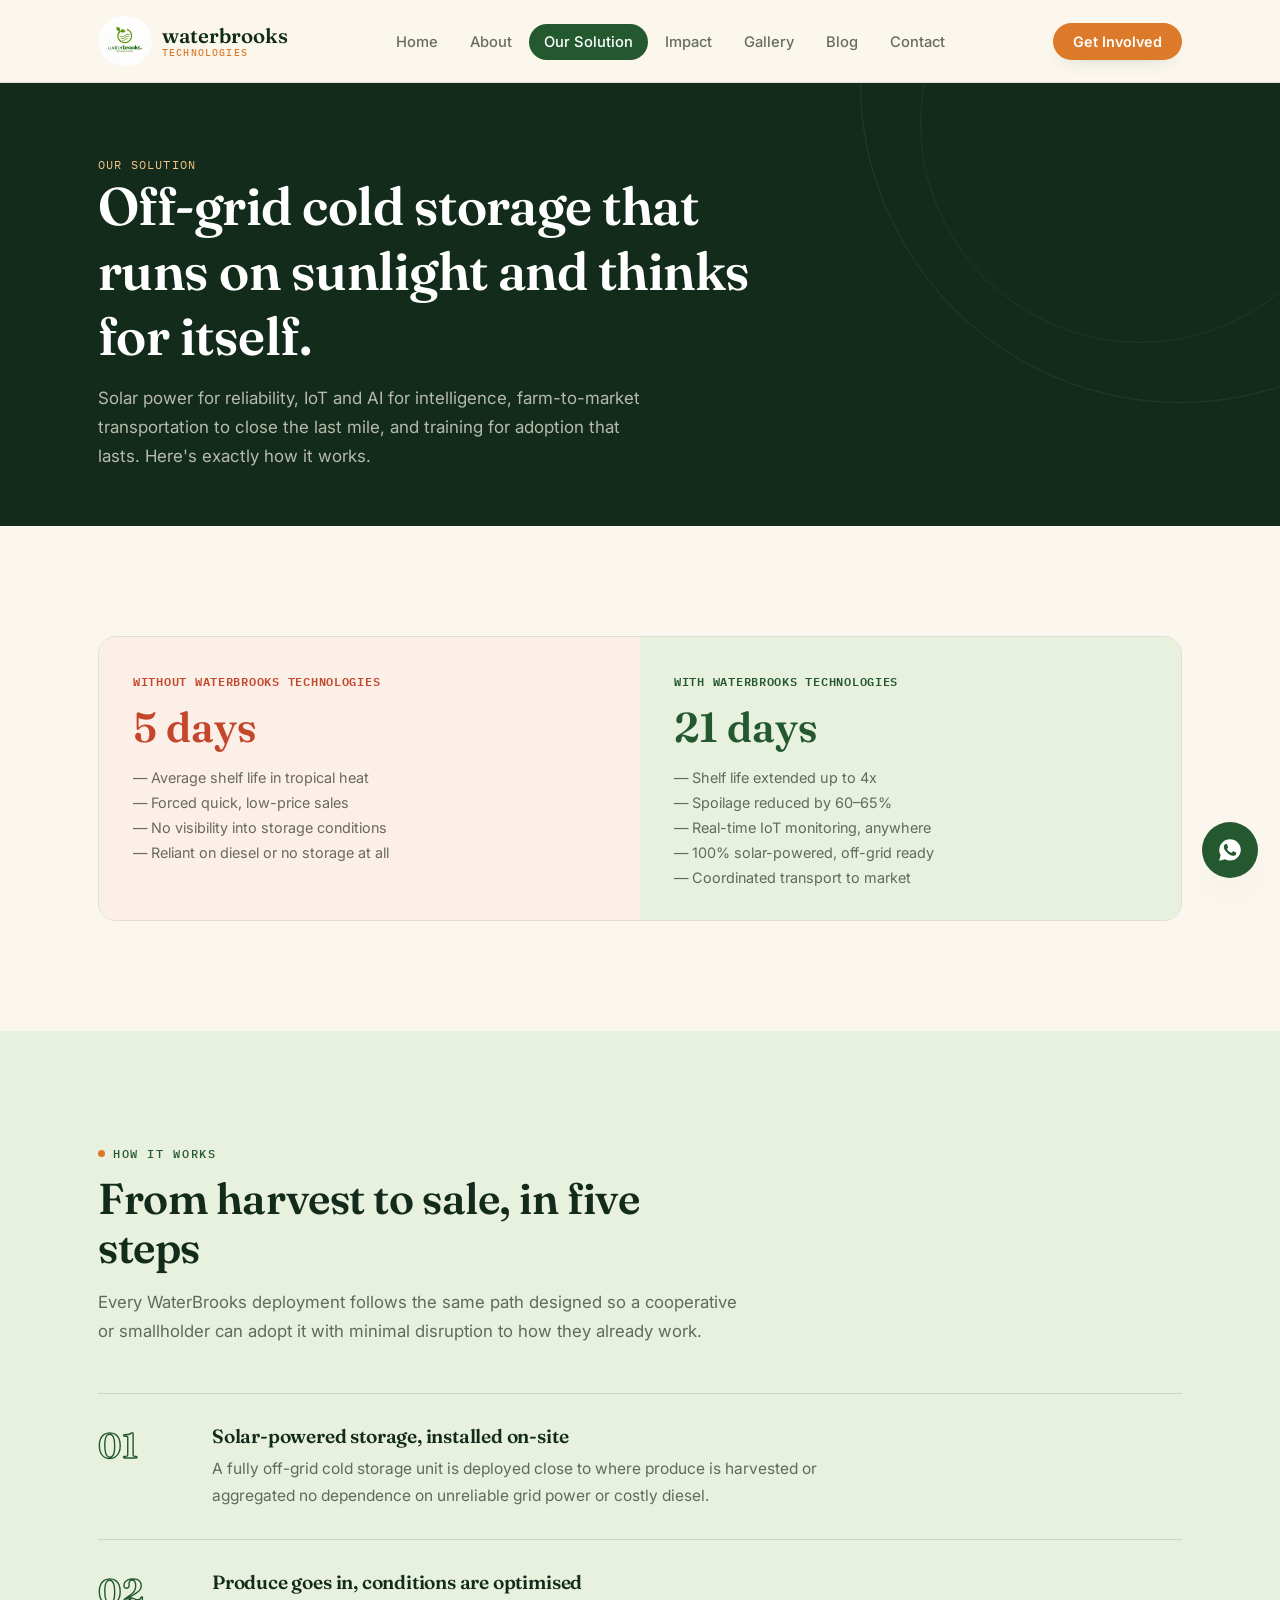
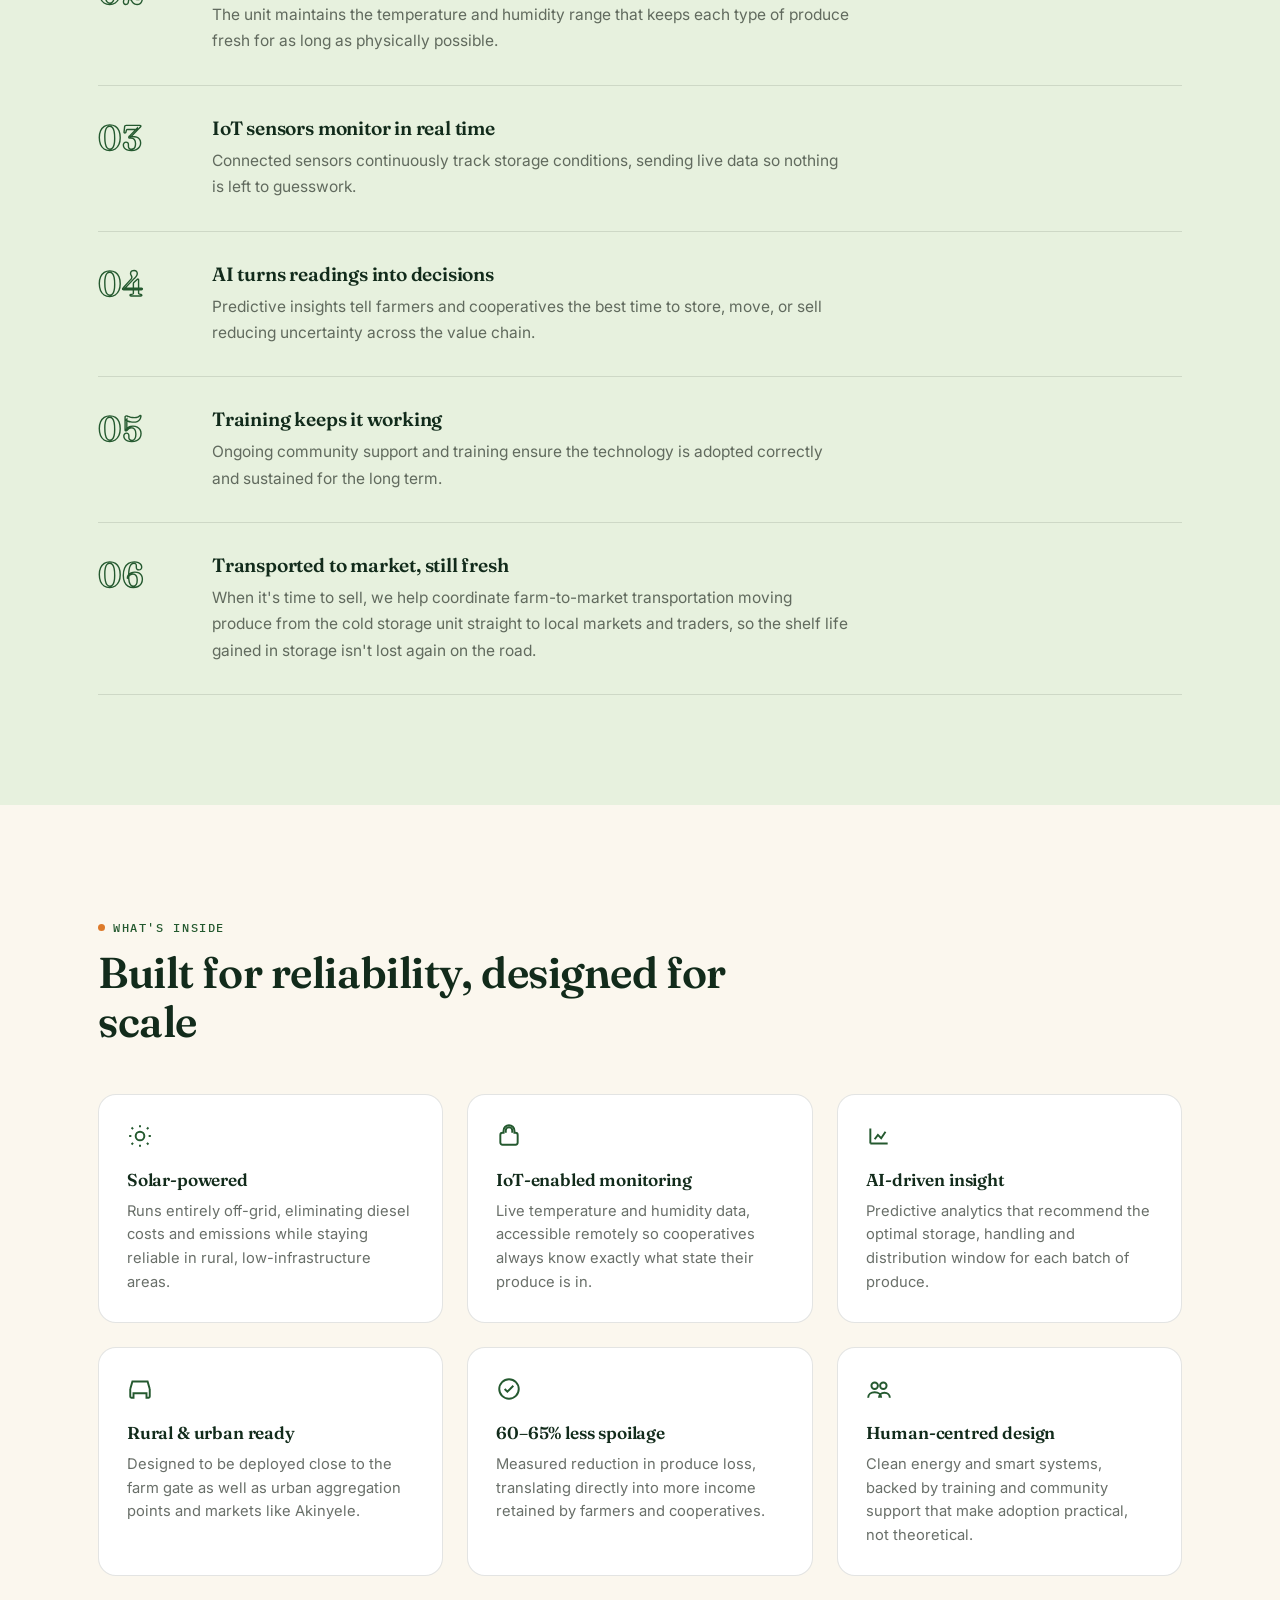
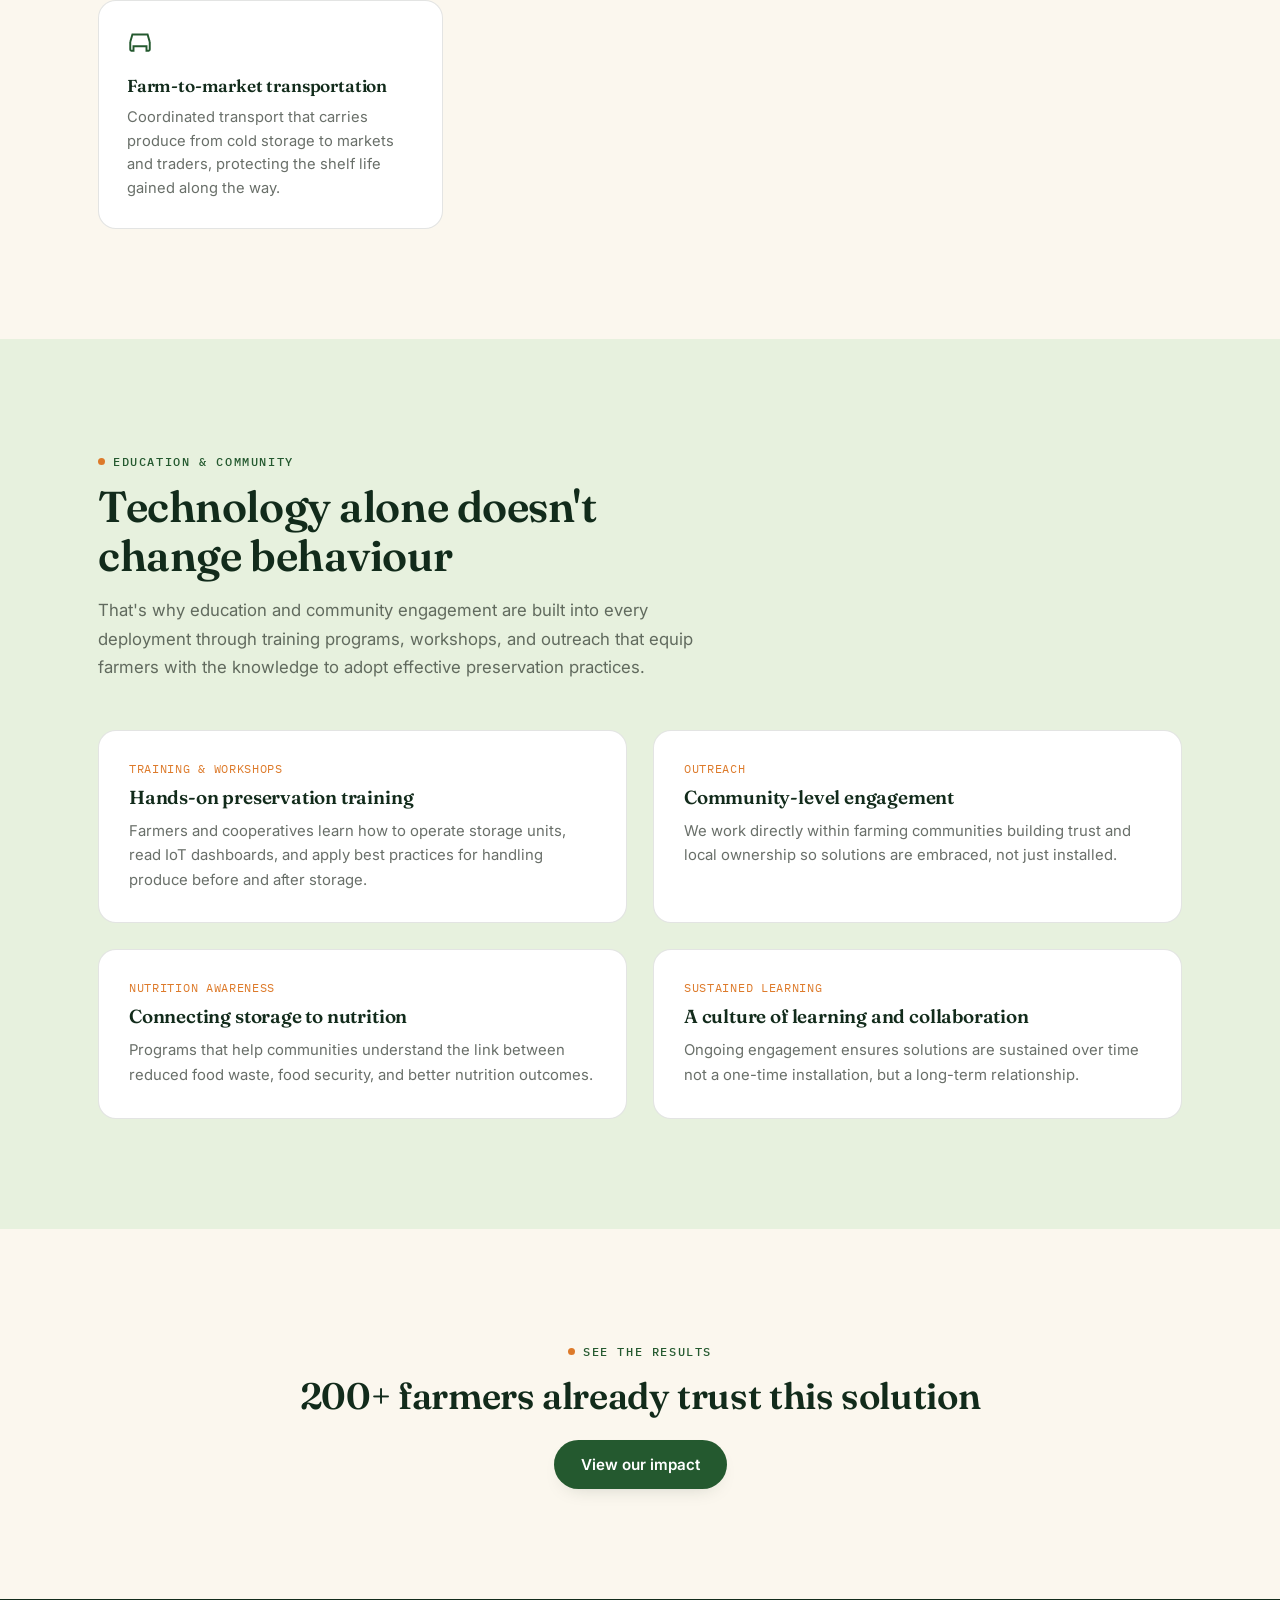
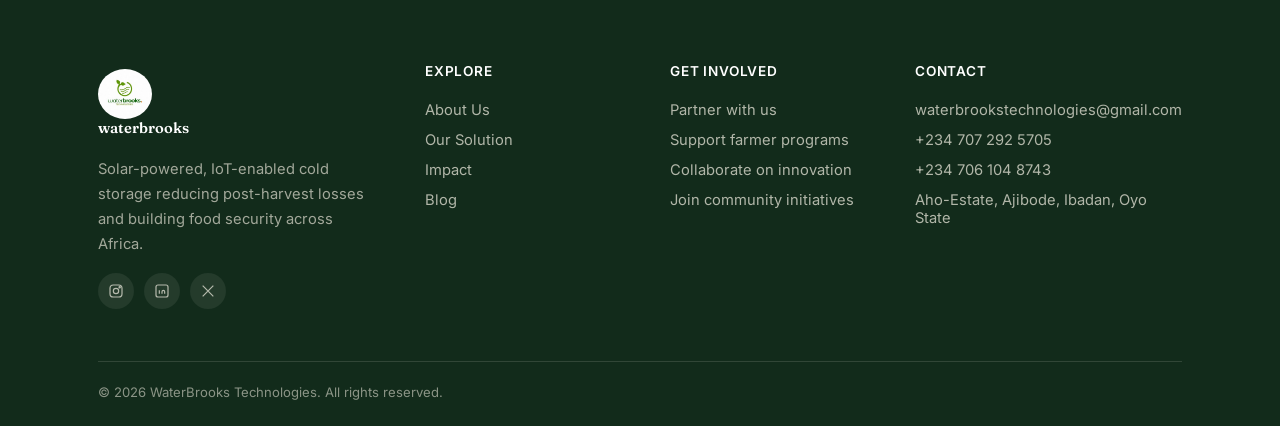
<file: solution.html>
<!doctype html>
<html lang="en">
<head>
<meta charset="UTF-8">
<meta name="viewport" content="width=device-width, initial-scale=1.0">
<title>Our Solution — WaterBrooks Technologies</title>
<meta name="description" content="Solar-powered, IoT-monitored cold storage that extends produce shelf life from 5 to 21 days, plus the education and nutrition programs that make adoption stick.">
<link rel="stylesheet" href="assets/css/style.css">
<link rel="icon" type="image/png" href="assets/img/favicon.png">
<style>
  .steps{ counter-reset: step; display:grid; gap:0; }
  .step{ display:grid; grid-template-columns:90px 1fr; gap:24px; padding:30px 0; border-top:1px solid var(--line); }
  .step:last-child{ border-bottom:1px solid var(--line); }
  .step-num{ font-family:var(--serif); font-size:2.2rem; font-weight:600; color:var(--leaf-light); -webkit-text-stroke:1.4px var(--forest); }
  .step h3{ font-size:1.2rem; }
  .step p{ margin-top:8px; color:var(--ink-soft); line-height:1.7; font-size:.97rem; max-width:640px; }

  .feature-grid{ display:grid; grid-template-columns:repeat(3,1fr); gap:24px; }
  .feature{ background:var(--paper); border:1px solid var(--line); border-radius:var(--radius); padding:28px; }
  .feature svg{ width:26px; height:26px; color:var(--forest); }
  .feature h3{ margin-top:16px; font-size:1.08rem; }
  .feature p{ margin-top:10px; color:var(--ink-soft); font-size:.92rem; line-height:1.6; }

  .compare{ display:grid; grid-template-columns:1fr 1fr; gap:0; border:1px solid var(--line); border-radius:var(--radius); overflow:hidden; }
  .compare > div{ padding:34px; }
  .compare .before{ background:#FCEFE7; }
  .compare .after{ background:var(--leaf-light); }
  .compare h4{ font-family:var(--mono); font-size:.76rem; text-transform:uppercase; letter-spacing:.06em; }
  .compare .before h4{ color:var(--wilt); }
  .compare .after h4{ color:var(--forest); }
  .compare .big{ font-family:var(--serif); font-size:2.6rem; font-weight:600; margin-top:10px; }
  .compare .before .big{ color:var(--wilt); }
  .compare .after .big{ color:var(--forest); }
  .compare ul{ margin-top:16px; display:grid; gap:8px; }
  .compare li{ font-size:.9rem; color:var(--ink-soft); padding-left:18px; position:relative; }
  .compare li::before{ content:'—'; position:absolute; left:0; }

  .edu-grid{ display:grid; grid-template-columns:1fr 1fr; gap:26px; }
  .edu-card{ background:var(--paper); border:1px solid var(--line); border-radius:var(--radius); padding:30px; }
  .edu-card .n{ font-family:var(--mono); font-size:.72rem; color:var(--sun); text-transform:uppercase; letter-spacing:.06em; }
  .edu-card h3{ margin-top:10px; font-size:1.18rem; }
  .edu-card p{ margin-top:10px; color:var(--ink-soft); font-size:.93rem; line-height:1.65; }

  @media(max-width:940px){ .feature-grid{ grid-template-columns:1fr 1fr; } .compare, .edu-grid{ grid-template-columns:1fr; } }
  @media(max-width:640px){ .feature-grid{ grid-template-columns:1fr; } .step{ grid-template-columns:56px 1fr; } }
</style>
</head>
<body>

<header class="site-header">
  <nav class="nav">
    <a href="index.html" class="brand">
      <img src="assets/img/20260607_183112.jpg" alt="WaterBrooks Technologies" style="height:50px; width:54px; border-radius:90%;; object-fit:cover;">
      <span>waterbrooks<small>Technologies</small></span>
    </a>
    <ul class="nav-links" id="navLinks">
      <li><a href="index.html">Home</a></li>
      <li><a href="about.html">About</a></li>
      <li><a href="solution.html" class="active">Our Solution</a></li>
      <li><a href="impact.html">Impact</a></li>
      <li><a href="gallery.html" class="">Gallery</a></li>
      <li><a href="blog.html">Blog</a></li>
      <li><a href="contact.html">Contact</a></li>
    </ul>
    <div style="display:flex; align-items:center; gap:10px;">
      <a href="contact.html#involved" class="nav-cta">Get Involved</a>
      <button class="nav-toggle" id="navToggle" aria-label="Menu" aria-expanded="false">
        <svg width="20" height="20" viewBox="0 0 24 24" fill="none" stroke="currentColor" stroke-width="2"><path d="M4 7h16M4 12h16M4 17h16"/></svg>
      </button>
    </div>
  </nav>
</header>

<section class="page-hero">
  <div class="wrap">
    <span class="crumb">Our Solution</span>
    <h1>Off-grid cold storage that runs on sunlight and thinks for itself.</h1>
    <p>Solar power for reliability, IoT and AI for intelligence, farm-to-market transportation to close the last mile, and training for adoption that lasts. Here's exactly how it works.</p>
  </div>
</section>

<section>
  <div class="wrap">
    <div class="compare reveal">
      <div class="before">
        <h4>Without WaterBrooks Technologies</h4>
        <div class="big">5 days</div>
        <ul>
          <li>Average shelf life in tropical heat</li>
          <li>Forced quick, low-price sales</li>
          <li>No visibility into storage conditions</li>
          <li>Reliant on diesel or no storage at all</li>
        </ul>
      </div>
      <div class="after">
        <h4>With WaterBrooks Technologies</h4>
        <div class="big">21 days</div>
        <ul>
          <li>Shelf life extended up to 4x</li>
          <li>Spoilage reduced by 60–65%</li>
          <li>Real-time IoT monitoring, anywhere</li>
          <li>100% solar-powered, off-grid ready</li>
          <li>Coordinated transport to market</li>
        </ul>
      </div>
    </div>
  </div>
</section>

<section class="tint">
  <div class="wrap">
    <div class="section-head reveal">
      <span class="eyebrow">How it works</span>
      <h2>From harvest to sale, in five steps</h2>
      <p>Every WaterBrooks deployment follows the same path designed so a cooperative or smallholder can adopt it with minimal disruption to how they already work.</p>
    </div>
    <div class="steps reveal">
      <div class="step">
        <div class="step-num">01</div>
        <div><h3>Solar-powered storage, installed on-site</h3><p>A fully off-grid cold storage unit is deployed close to where produce is harvested or aggregated no dependence on unreliable grid power or costly diesel.</p></div>
      </div>
      <div class="step">
        <div class="step-num">02</div>
        <div><h3>Produce goes in, conditions are optimised</h3><p>The unit maintains the temperature and humidity range that keeps each type of produce fresh for as long as physically possible.</p></div>
      </div>
      <div class="step">
        <div class="step-num">03</div>
        <div><h3>IoT sensors monitor in real time</h3><p>Connected sensors continuously track storage conditions, sending live data so nothing is left to guesswork.</p></div>
      </div>
      <div class="step">
        <div class="step-num">04</div>
        <div><h3>AI turns readings into decisions</h3><p>Predictive insights tell farmers and cooperatives the best time to store, move, or sell reducing uncertainty across the value chain.</p></div>
      </div>
      <div class="step">
        <div class="step-num">05</div>
        <div><h3>Training keeps it working</h3><p>Ongoing community support and training ensure the technology is adopted correctly and sustained for the long term.</p></div>
      </div>
      <div class="step">
        <div class="step-num">06</div>
        <div><h3>Transported to market, still fresh</h3><p>When it's time to sell, we help coordinate farm-to-market transportation moving produce from the cold storage unit straight to local markets and traders, so the shelf life gained in storage isn't lost again on the road.</p></div>
      </div>
    </div>
  </div>
</section>

<section>
  <div class="wrap">
    <div class="section-head reveal">
      <span class="eyebrow">What's inside</span>
      <h2>Built for reliability, designed for scale</h2>
    </div>
    <div class="feature-grid reveal">
      <div class="feature">
        <svg viewBox="0 0 24 24" fill="none" stroke="currentColor" stroke-width="1.8"><path d="M12 2v2M12 20v2M4.2 4.2l1.4 1.4M18.4 18.4l1.4 1.4M2 12h2M20 12h2M4.2 19.8l1.4-1.4M18.4 5.6l1.4-1.4"/><circle cx="12" cy="12" r="4"/></svg>
        <h3>Solar-powered</h3>
        <p>Runs entirely off-grid, eliminating diesel costs and emissions while staying reliable in rural, low-infrastructure areas.</p>
      </div>
      <div class="feature">
        <svg viewBox="0 0 24 24" fill="none" stroke="currentColor" stroke-width="1.8"><path d="M12 2a5 5 0 0 1 5 5v2h1a2 2 0 0 1 2 2v7a2 2 0 0 1-2 2H6a2 2 0 0 1-2-2v-7a2 2 0 0 1 2-2h1V7a5 5 0 0 1 5-5Z"/><path d="M9 9V7a3 3 0 0 1 6 0v2"/></svg>
        <h3>IoT-enabled monitoring</h3>
        <p>Live temperature and humidity data, accessible remotely so cooperatives always know exactly what state their produce is in.</p>
      </div>
      <div class="feature">
        <svg viewBox="0 0 24 24" fill="none" stroke="currentColor" stroke-width="1.8"><path d="M4 19V5M4 19h16M8 15l3-4 3 3 4-6"/></svg>
        <h3>AI-driven insight</h3>
        <p>Predictive analytics that recommend the optimal storage, handling and distribution window for each batch of produce.</p>
      </div>
      <div class="feature">
        <svg viewBox="0 0 24 24" fill="none" stroke="currentColor" stroke-width="1.8"><path d="M3 12l2-7h14l2 7M3 12v7a1 1 0 0 0 1 1h2v-4h12v4h2a1 1 0 0 0 1-1v-7M7 16h.01M17 16h.01"/></svg>
        <h3>Rural & urban ready</h3>
        <p>Designed to be deployed close to the farm gate as well as urban aggregation points and markets like Akinyele.</p>
      </div>
      <div class="feature">
        <svg viewBox="0 0 24 24" fill="none" stroke="currentColor" stroke-width="1.8"><circle cx="12" cy="12" r="9"/><path d="M8 12l2.5 2.5L16 9"/></svg>
        <h3>60–65% less spoilage</h3>
        <p>Measured reduction in produce loss, translating directly into more income retained by farmers and cooperatives.</p>
      </div>
      <div class="feature">
        <svg viewBox="0 0 24 24" fill="none" stroke="currentColor" stroke-width="1.8"><circle cx="8" cy="9" r="3"/><circle cx="16" cy="9" r="3"/><path d="M2 20c0-3 2.5-5 6-5s6 2 6 5M12 20c0-2.5 2-4.5 5-4.5s5 2 5 4.5"/></svg>
        <h3>Human-centred design</h3>
        <p>Clean energy and smart systems, backed by training and community support that make adoption practical, not theoretical.</p>
      </div>
      <div class="feature">
        <svg viewBox="0 0 24 24" fill="none" stroke="currentColor" stroke-width="1.8"><path d="M3 12l2-7h14l2 7M3 12v7a1 1 0 0 0 1 1h2v-4h12v4h2a1 1 0 0 0 1-1v-7M7 16h.01M17 16h.01"/></svg>
        <h3>Farm-to-market transportation</h3>
        <p>Coordinated transport that carries produce from cold storage to markets and traders, protecting the shelf life gained along the way.</p>
      </div>
    </div>
  </div>
</section>

<section class="tint">
  <div class="wrap">
    <div class="section-head reveal">
      <span class="eyebrow">Education & community</span>
      <h2>Technology alone doesn't change behaviour</h2>
      <p>That's why education and community engagement are built into every deployment through training programs, workshops, and outreach that equip farmers with the knowledge to adopt effective preservation practices.</p>
    </div>
    <div class="edu-grid reveal">
      <div class="edu-card">
        <div class="n">Training & Workshops</div>
        <h3>Hands-on preservation training</h3>
        <p>Farmers and cooperatives learn how to operate storage units, read IoT dashboards, and apply best practices for handling produce before and after storage.</p>
      </div>
      <div class="edu-card">
        <div class="n">Outreach</div>
        <h3>Community-level engagement</h3>
        <p>We work directly within farming communities building trust and local ownership so solutions are embraced, not just installed.</p>
      </div>
      <div class="edu-card">
        <div class="n">Nutrition Awareness</div>
        <h3>Connecting storage to nutrition</h3>
        <p>Programs that help communities understand the link between reduced food waste, food security, and better nutrition outcomes.</p>
      </div>
      <div class="edu-card">
        <div class="n">Sustained Learning</div>
        <h3>A culture of learning and collaboration</h3>
        <p>Ongoing engagement ensures solutions are sustained over time not a one-time installation, but a long-term relationship.</p>
      </div>
    </div>
  </div>
</section>

<section>
  <div class="wrap" style="text-align:center;">
    <div class="reveal">
      <span class="eyebrow" style="justify-content:center;">See the results</span>
      <h2 style="margin-top:14px; font-size:clamp(1.7rem,3.6vw,2.3rem);">200+ farmers already trust this solution</h2>
      <a href="impact.html" class="btn btn-primary" style="margin-top:22px;">View our impact</a>
    </div>
  </div>
</section>

<footer class="site-footer">
  <div class="wrap">
    <div class="footer-grid">
      <div class="footer-brand">
        <a href="index.html" class="brand" style="color:#fff;">
          <img src="assets/img/20260607_183112.jpg" alt="WaterBrooks Technologies" style="height:50px; width:54px; border-radius:90%; object-fit:cover;">
          <span>waterbrooks</span>
        </a>
        <p>Solar-powered, IoT-enabled cold storage reducing post-harvest losses and building food security across Africa.</p>
        <div class="social-row">
          <a href="https://www.instagram.com/waterbrooks.technologies?igsh=Zmlxc3o5Nm1zYXJ1&igsi=Zmlxc3o5Nm1zYXJ1" target="_blank" aria-label="Instagram"><svg viewBox="0 0 24 24" fill="none" stroke="currentColor" stroke-width="1.8"><rect x="3" y="3" width="18" height="18" rx="5"/><circle cx="12" cy="12" r="4"/><circle cx="17.5" cy="6.5" r="1"/></svg></a>
          <a href="https://www.linkedin.com/company/waterbrookstechnologies/" target="_blank"  aria-label="LinkedIn"><svg viewBox="0 0 24 24" fill="none" stroke="currentColor" stroke-width="1.8"><rect x="3" y="3" width="18" height="18" rx="3"/><line x1="8" y1="11" x2="8" y2="16"/><line x1="8" y1="8" x2="8" y2="8"/><path d="M12 16v-3a2 2 0 0 1 4 0v3"/></svg></a>
          <a href="https://x.com/Waterbrook51234" aria-label="X / Twitter" target="_blank"><svg viewBox="0 0 24 24" fill="none" stroke="currentColor" stroke-width="1.8"><path d="M4 4l16 16M20 4L4 20"/></svg></a>
        </div>
      </div>
      <div>
        <h4>Explore</h4>
        <a href="about.html">About Us</a>
        <a href="solution.html">Our Solution</a>
        <a href="impact.html">Impact</a>
        <a href="blog.html">Blog</a>
      </div>
      <div>
        <h4>Get Involved</h4>
        <a href="contact.html#involved">Partner with us</a>
        <a href="contact.html#involved">Support farmer programs</a>
        <a href="contact.html#involved">Collaborate on innovation</a>
        <a href="contact.html#involved">Join community initiatives</a>
      </div>
      <div>
        <h4>Contact</h4>
        <a href="mailto:waterbrookstechnologies@gmail.com">waterbrookstechnologies@gmail.com</a>
        <a href="tel:+2347072925705">+234 707 292 5705</a>
        <a href="tel:+2347061048743">+234 706 104 8743</a>
        <a href="#">Aho-Estate, Ajibode, Ibadan, Oyo State</a>
      </div>
    </div>
    <div class="footer-bottom">
      <span>© <span id="year"></span> WaterBrooks Technologies. All rights reserved.</span>
    </div>
  </div>
</footer>

<a class="wa-float" href="https://wa.link/kfqzyn" target="_blank" rel="noopener" aria-label="Chat on WhatsApp">
  <svg viewBox="0 0 24 24" fill="currentColor"><path d="M12.04 2C6.58 2 2.13 6.45 2.13 11.91c0 1.75.46 3.39 1.26 4.81L2 22l5.42-1.35a9.87 9.87 0 0 0 4.62 1.13h.01c5.46 0 9.9-4.45 9.9-9.9C21.96 6.45 17.5 2 12.04 2Zm5.8 14c-.24.67-1.4 1.28-1.94 1.36-.5.08-1.13.11-1.82-.11-.42-.14-.96-.31-1.65-.6-2.9-1.25-4.8-4.16-4.94-4.35-.14-.19-1.18-1.57-1.18-3 0-1.42.75-2.12 1.02-2.41.26-.29.57-.36.76-.36h.55c.18 0 .42-.07.65.5.24.58.8 2 .87 2.14.07.14.12.31.02.5-.09.19-.14.31-.28.48-.14.17-.29.37-.42.5-.14.14-.28.29-.12.57.16.28.71 1.17 1.52 1.9 1.05.94 1.93 1.23 2.21 1.37.28.14.44.12.6-.07.17-.19.7-.81.89-1.09.19-.28.38-.23.64-.14.26.1 1.66.78 1.94.92.28.14.47.21.54.33.07.12.07.68-.17 1.35Z"/></svg>
</a>

<script src="assets/js/main.js"></script>
</body>
</html>
</file>
<file: assets/css/style.css>
/* =========================================================
   WATERBROOKS TECHNOLOGIES — SHARED DESIGN SYSTEM
   Signature element: the "Freshness Line" — a horizontal
   timeline that visualises produce going from a 5-day shelf
   life (wilting, warm tones) to a 21-day shelf life inside a
   WaterBrooks unit (crisp, green tones). It reappears as a
   section divider, a loading motif and a data visual.
   ========================================================= */

@import url('https://fonts.googleapis.com/css2?family=Fraunces:ital,opsz,wght@0,9..144,300;0,9..144,400;0,9..144,500;0,9..144,600;0,9..144,700;1,9..144,400;1,9..144,500&family=Inter:wght@400;500;600;700;800&family=IBM+Plex+Mono:wght@400;500&display=swap');

:root{
  /* ---- palette (named, grounded in the brand's real green + the
     orange used across their banners / produce photography) ---- */
  --forest-deep:  #122B1B;   /* near-black green — footer, dark sections */
  --forest:       #24592F;   /* primary brand green */
  --leaf:         #5FA13B;   /* fresh leaf green — accents, links */
  --leaf-light:   #E7F1DE;   /* pale wash for cards / tags */
  --sun:          #DD7A2A;   /* warm produce-orange — CTAs, highlights */
  --sun-light:    #F6C387;   /* light amber — hover / secondary accent */
  --wilt:         #C4472B;   /* "day 5" wilt red, used only in the freshness line */
  --soil:         #4A3A26;   /* earthy brown — quiet text on cream */
  --cream:        #FBF7EE;   /* page background */
  --paper:        #FFFFFF;
  --ink:          #1B241C;   /* body text */
  --ink-soft:      rgba(27,36,28,.66);
  --line:         rgba(27,36,28,.12);

  --serif: 'Fraunces', 'Iowan Old Style', Georgia, serif;
  --sans: 'Inter', -apple-system, BlinkMacSystemFont, 'Segoe UI', sans-serif;
  --mono: 'IBM Plex Mono', ui-monospace, monospace;

  --max: 1180px;
  --radius: 18px;
  --radius-sm: 10px;
  --shadow: 0 20px 50px -20px rgba(18,43,27,.28);
  --shadow-sm: 0 8px 20px -12px rgba(18,43,27,.25);
}

html {
  scroll-behavior: smooth;
}

cite{
  font-weight: 700px;
}

*,*::before,*::after{ box-sizing:border-box; }
html{ scroll-behavior:smooth; }
body{
  margin:0;
  font-family:var(--sans);
  background:var(--cream);
  color:var(--ink);
  -webkit-font-smoothing:antialiased;
  overflow-x:hidden;
}
img{ max-width:100%; display:block; }
a{ color:inherit; text-decoration:none; }
ul{ margin:0; padding:0; list-style:none; }
h1,h2,h3,h4{ font-family:var(--serif); margin:0; color:var(--forest-deep); font-weight:600; letter-spacing:-.01em; }
p{ margin:0; }
button{ font-family:inherit; cursor:pointer; }
input,textarea,select{ font-family:inherit; }

.wrap{ max-width:var(--max); margin:0 auto; padding:0 clamp(20px,5vw,48px); }

::selection{ background:var(--sun-light); color:var(--forest-deep); }

@media (prefers-reduced-motion: reduce){
  *{ animation-duration:.001ms !important; animation-iteration-count:1 !important; transition-duration:.001ms !important; scroll-behavior:auto !important; }
}

:focus-visible{ outline:3px solid var(--sun); outline-offset:3px; border-radius:4px; }

/* ---------------------------------------------------------
   EYEBROW / LABELS
--------------------------------------------------------- */
.eyebrow{
  display:inline-flex; align-items:center; gap:8px;
  font-family:var(--mono); font-size:.72rem; letter-spacing:.14em; text-transform:uppercase;
  color:var(--forest); font-weight:500;
}
.eyebrow::before{
  content:''; width:7px; height:7px; border-radius:50%; background:var(--sun);
}

/* ---------------------------------------------------------
   NAV
--------------------------------------------------------- */
.site-header{
  position:sticky; top:0; z-index:200;
  background:rgba(251,247,238,.86);
  backdrop-filter:blur(14px) saturate(140%);
  border-bottom:1px solid var(--line);
}
.nav{
  display:flex; align-items:center; justify-content:space-between;
  padding:16px clamp(20px,5vw,48px);
  max-width:var(--max); margin:0 auto;
}
.brand{ display:flex; align-items:center; gap:10px; font-family:var(--serif); font-weight:600; font-size:1.28rem; color:var(--forest-deep); }
.brand .mark{
  width:34px; height:34px; border-radius:50%; background:var(--forest);
  display:grid; place-items:center; color:#fff; flex-shrink:0;
}
.brand .mark svg{ width:19px; height:19px; }
.brand small{ display:block; font-family:var(--mono); font-size:.6rem; letter-spacing:.12em; color:var(--sun); font-weight:500; text-transform:uppercase; margin-top:-2px; }

.nav-links{ display:flex; align-items:center; gap:2px; }
.nav-links a{
  padding:9px 15px; border-radius:999px; font-size:.92rem; font-weight:500; color:var(--ink-soft);
  transition:background .2s, color .2s;
}
.nav-links a:hover{ background:var(--leaf-light); color:var(--forest-deep); }
.nav-links a.active{ background:var(--forest); color:#fff; }

.nav-cta{
  display:inline-flex; align-items:center; gap:8px;
  background:var(--sun); color:#fff; padding:10px 20px; border-radius:999px;
  font-weight:600; font-size:.9rem; box-shadow:var(--shadow-sm);
  transition:transform .2s, box-shadow .2s;
}
.nav-cta:hover{ transform:translateY(-2px); box-shadow:0 14px 24px -10px rgba(221,122,42,.5); }

.nav-toggle{ display:none; }

@media (max-width: 880px){
  .nav-links{
    gap: 10px;
    position:fixed; inset:64px 14px auto 14px; flex-direction:column; align-items:stretch;
    background:var(--paper); border-radius:16px; padding:10px; box-shadow:var(--shadow);
    border:1px solid var(--line);
    transform:translateY(-14px); opacity:0; pointer-events:none; transition:.25s;
  }
  .nav-links.open{ transform:translateY(0); opacity:1; pointer-events:auto; }
  .nav-links a{ padding:4px 14px; }
  .nav-toggle{
    display:grid; place-items:center; width:40px; height:40px; border-radius:10px;
    background:var(--leaf-light); border:none; color:var(--forest-deep);
  }
  .nav-cta{
  display:inline-flex; align-items:center; gap:8px;
  background:var(--sun); color:#fff; padding:7px 17px; border-radius:999px; margin-left: 50px;
  font-weight:600; font-size:.9rem; box-shadow:var(--shadow-sm);
  transition:transform .2s, box-shadow .2s;
  }
}

/* ---------------------------------------------------------
   BUTTONS
--------------------------------------------------------- */
.btn{
  display:inline-flex; align-items:center; gap:9px; padding:14px 26px; border-radius:999px;
  font-weight:600; font-size:.95rem; border:1px solid transparent; transition:transform .2s, box-shadow .2s, background .2s;
}
.btn-primary{ background:var(--forest); color:#fff; box-shadow:var(--shadow-sm); }
.btn-primary:hover{ transform:translateY(-2px); background:var(--forest-deep); }
.btn-sun{ background:var(--sun); color:#fff; box-shadow:0 12px 22px -12px rgba(221,122,42,.55); }
.btn-sun:hover{ transform:translateY(-2px); }
.btn-ghost{ background:transparent; border-color:var(--line); color:var(--forest-deep); }
.btn-ghost:hover{ background:var(--leaf-light); border-color:transparent; }
.btn-light{ background:#fff; color:var(--forest-deep); }
.btn-light:hover{ transform:translateY(-2px); }
.btn svg{ width:16px; height:16px; }

/* ---------------------------------------------------------
   SECTION SCAFFOLDING
--------------------------------------------------------- */
section{ padding:clamp(60px,9vw,110px) 0; position:relative; }
.section-head{ max-width:640px; margin-bottom:48px; }
.section-head h2{ font-size:clamp(1.9rem,4vw,2.7rem); line-height:1.12; margin-top:14px; }
.section-head p{ margin-top:16px; font-size:1.05rem; color:var(--ink-soft); line-height:1.7; }
.dark{ background:var(--forest-deep); color:#EFEBDF; }
.dark h1,.dark h2,.dark h3,.dark h4{ color:#fff; }
.dark .section-head p{ color:rgba(239,235,223,.72); }
.tint{ background:var(--leaf-light); }

/* ---------------------------------------------------------
   FRESHNESS LINE — signature divider component
   Markup: <div class="freshness"><div class="freshness__track">
   <div class="freshness__fill"></div></div>
   <div class="freshness__labels">...</div></div>
--------------------------------------------------------- */
.freshness{ margin:0 auto; }
.freshness__track{
  position:relative; height:10px; border-radius:999px;
  background:linear-gradient(90deg, var(--wilt) 0%, var(--sun) 24%, var(--sun-light) 50%, var(--leaf) 75%, var(--forest) 100%);
  overflow:hidden;
}
.freshness__track::after{
  content:''; position:absolute; inset:0; background:var(--cream);
  transform:translateX(var(--reveal,100%)); transition:transform 1.4s cubic-bezier(.2,.8,.2,1);
}
.dark .freshness__track::after{ background:var(--forest-deep); }
.freshness.in-view .freshness__track::after{ --reveal:0%; }
.freshness__labels{ display:flex; justify-content:space-between; margin-top:10px; font-family:var(--mono); font-size:.72rem; letter-spacing:.04em; color:var(--ink-soft); }
.dark .freshness__labels{ color:rgba(239,235,223,.65); }

/* ---------------------------------------------------------
   STAT / COUNTER
--------------------------------------------------------- */
.stat-num{ font-family:var(--serif); font-size:clamp(2.4rem,5vw,3.4rem); font-weight:600; color:var(--forest-deep); line-height:1; }
.dark .stat-num{ color:#fff; }
.stat-label{ font-family:var(--mono); font-size:.76rem; letter-spacing:.05em; color:var(--ink-soft); margin-top:8px; text-transform:uppercase; }

/* ---------------------------------------------------------
   CARD
--------------------------------------------------------- */
.card{
  background:var(--paper); border:1px solid var(--line); border-radius:var(--radius);
  padding:30px; transition:transform .25s, box-shadow .25s, border-color .25s;
}
.card:hover{ transform:translateY(-5px); box-shadow:var(--shadow); border-color:transparent; }

/* ---------------------------------------------------------
   FOOTER
--------------------------------------------------------- */
.site-footer{ background:var(--forest-deep); color:rgba(239,235,223,.82); padding:64px 0 26px; }
.footer-grid{ display:grid; grid-template-columns:1.4fr 1fr 1fr 1.2fr; gap:40px; }
.footer-grid h4{ color:#fff; font-family:var(--sans); font-weight:600; font-size:.85rem; letter-spacing:.06em; text-transform:uppercase; margin-bottom:16px; }
.footer-grid a{ display:block; padding:6px 0; color:rgba(239,235,223,.72); font-size:.92rem; transition:color .2s; }
.footer-grid a:hover{ color:var(--sun-light); }
.footer-brand p{ margin-top:14px; font-size:.92rem; line-height:1.7; color:rgba(239,235,223,.65); max-width:280px; }
.footer-bottom{ margin-top:52px; padding-top:22px; border-top:1px solid rgba(239,235,223,.14); display:flex; justify-content:space-between; flex-wrap:wrap; gap:12px; font-size:.82rem; color:rgba(239,235,223,.55); }
.social-row{ display:flex; gap:10px; margin-top:16px; }
.social-row a{ width:36px; height:36px; border-radius:50%; background:rgba(239,235,223,.08); display:grid; place-items:center; padding:0; }
.social-row a:hover{ background:var(--sun); }
.social-row svg{ width:16px; height:16px; }

@media (max-width: 880px){
  .footer-grid{ grid-template-columns:1fr 1fr; }
}
@media (max-width: 560px){
  .footer-grid{ grid-template-columns:1fr; }
}

/* ---------------------------------------------------------
   REVEAL ON SCROLL
--------------------------------------------------------- */
.reveal{ opacity:0; transform:translateY(22px); transition:opacity .7s ease, transform .7s ease; }
.reveal.in-view{ opacity:1; transform:none; }

/* ---------------------------------------------------------
   PAGE HERO BANNER (interior pages)
--------------------------------------------------------- */
.page-hero{
  padding:70px 0 56px; background:var(--forest-deep); color:#fff; position:relative; overflow:hidden;
}
.page-hero::before{
  content:''; position:absolute; width:640px; height:640px; border-radius:50%;
  border:1px solid rgba(255,255,255,.08); top:-320px; right:-220px;
}
.page-hero::after{
  content:''; position:absolute; width:440px; height:440px; border-radius:50%;
  border:1px solid rgba(255,255,255,.06); top:-180px; right:-80px;
}
.page-hero h1{ font-size:clamp(2.1rem,5vw,3.3rem); color:#fff; max-width:720px; }
.page-hero p{ margin-top:16px; max-width:560px; color:rgba(239,235,223,.75); font-size:1.06rem; line-height:1.7; }
.crumb{ font-family:var(--mono); font-size:.74rem; letter-spacing:.1em; text-transform:uppercase; color:var(--sun-light); }

/* ---------------------------------------------------------
   TAGS / PILLS
--------------------------------------------------------- */
.pill{ display:inline-flex; align-items:center; gap:6px; padding:6px 13px; border-radius:999px; background:var(--leaf-light); color:var(--forest); font-size:.78rem; font-weight:600; font-family:var(--mono); letter-spacing:.02em; }

/* ---------------------------------------------------------
   FORMS
--------------------------------------------------------- */
.field{ margin-bottom:18px; }
.field label{ display:block; font-size:.85rem; font-weight:600; margin-bottom:7px; color:var(--forest-deep); }
.field input, .field textarea, .field select{
  width:100%; padding:13px 15px; border-radius:10px; border:1.5px solid var(--line);
  background:var(--paper); font-size:.96rem; color:var(--ink); transition:border-color .2s, box-shadow .2s;
}
.field input:focus, .field textarea:focus, .field select:focus{
  border-color:var(--leaf); box-shadow:0 0 0 4px var(--leaf-light); outline:none;
}
.field textarea{ resize:vertical; min-height:120px; }
.field-row{ display:grid; grid-template-columns:1fr 1fr; gap:16px; }
@media (max-width:640px){ .field-row{ grid-template-columns:1fr; } }

.form-note{ font-size:.82rem; color:var(--ink-soft); margin-top:4px; }
.form-status{ margin-top:14px; padding:13px 16px; border-radius:10px; font-size:.9rem; display:none; }
.form-status.show{ display:block; }
.form-status.ok{ background:var(--leaf-light); color:var(--forest-deep); }
.form-status.err{ background:#FCEAE5; color:var(--wilt); }

/* ---------------------------------------------------------
   WHATSAPP FLOAT
--------------------------------------------------------- */
.wa-float{
  position:fixed; bottom:22px; right:22px; z-index:300;
  width:56px; height:56px; border-radius:50%; background:var(--forest);
  display:grid; place-items:center; box-shadow:var(--shadow);
  transition:transform .2s;
}
.wa-float:hover{ transform:scale(1.08); }
.wa-float svg{ width:26px; height:26px; color:#fff; }

/* ---------------------------------------------------------
   UTIL
--------------------------------------------------------- */
.grid-2{ display:grid; grid-template-columns:1fr 1fr; gap:40px; align-items:center; }
.grid-3{ display:grid; grid-template-columns:repeat(3,1fr); gap:26px; }
.grid-4{ display:grid; grid-template-columns:repeat(4,1fr); gap:24px; }
@media (max-width:940px){ .grid-2{ grid-template-columns:1fr; } .grid-3{ grid-template-columns:1fr 1fr; } .grid-4{ grid-template-columns:1fr 1fr; } }
@media (max-width:560px){ .grid-3{ grid-template-columns:1fr; } .grid-4{ grid-template-columns:1fr; } }

.divider{ height:1px; background:var(--line); border:none; margin:0; }
.center{ text-align:center; margin-left:auto; margin-right:auto; }
</file>
